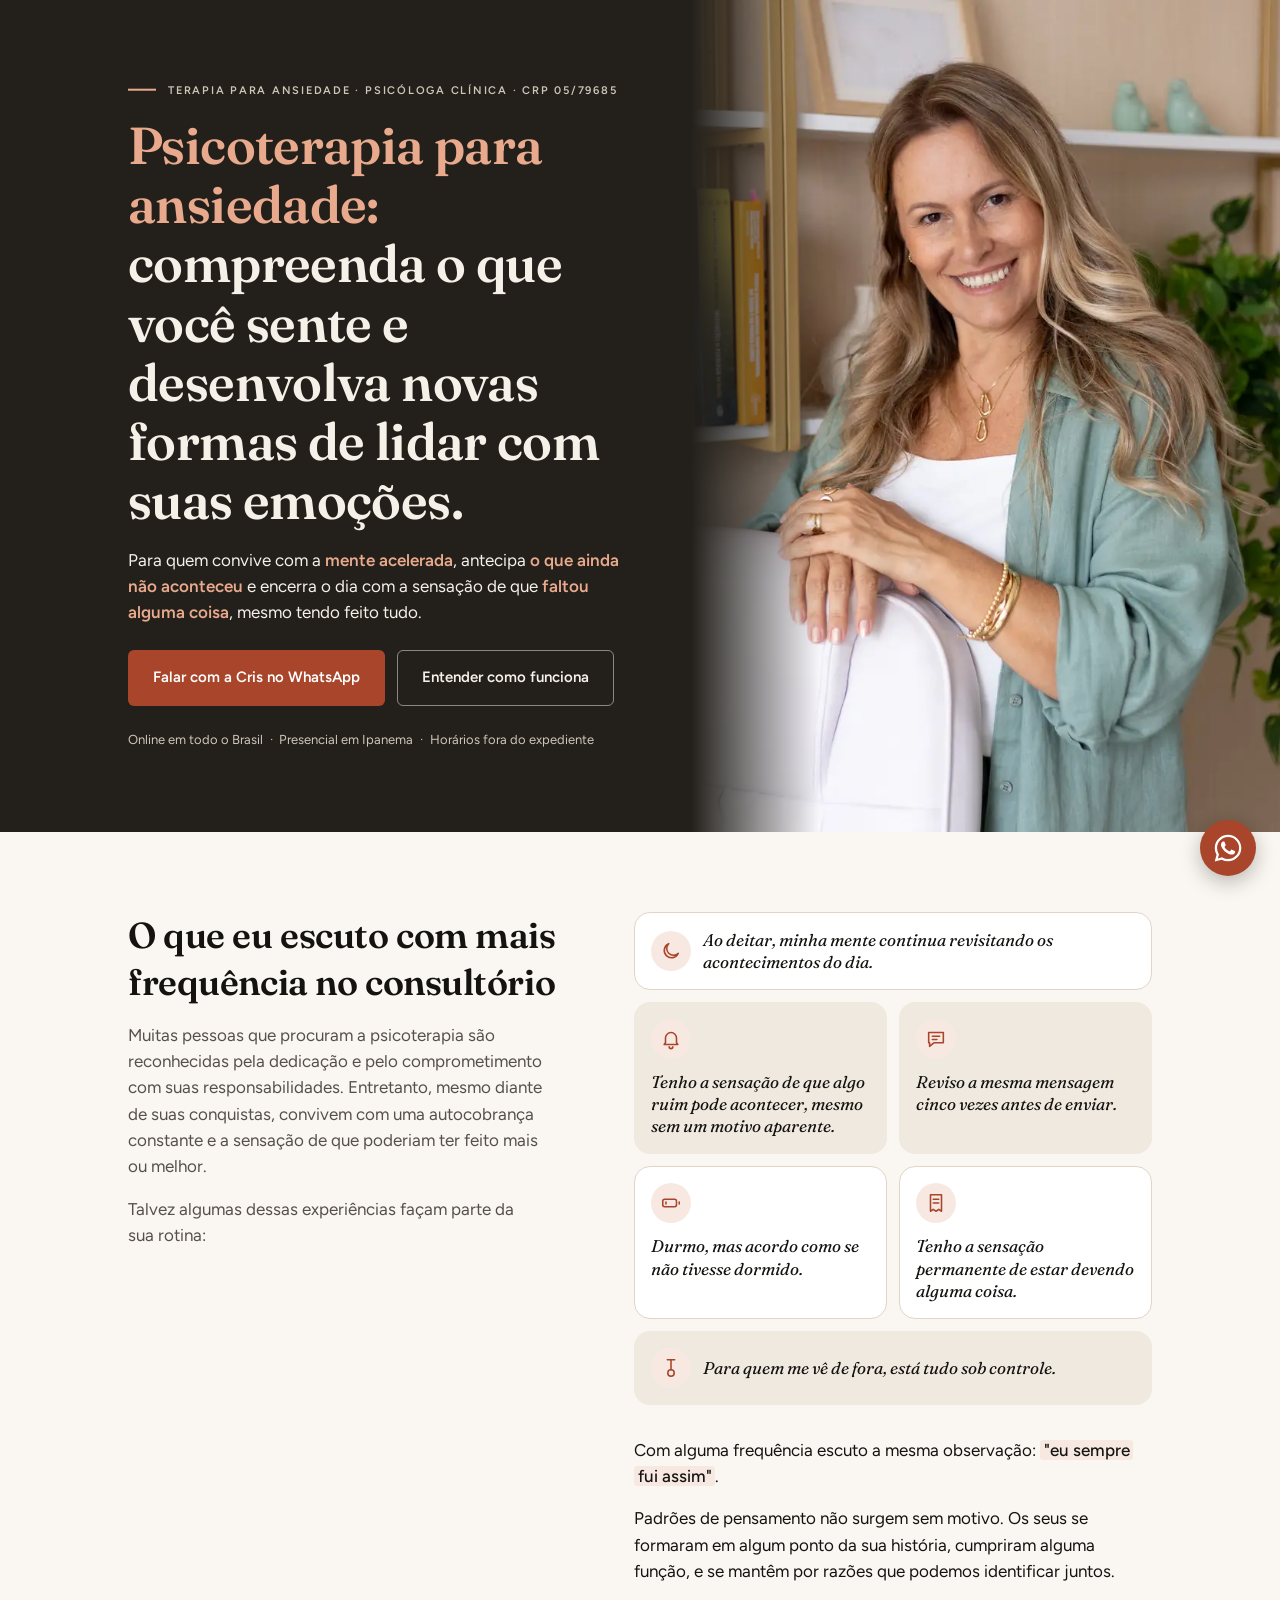
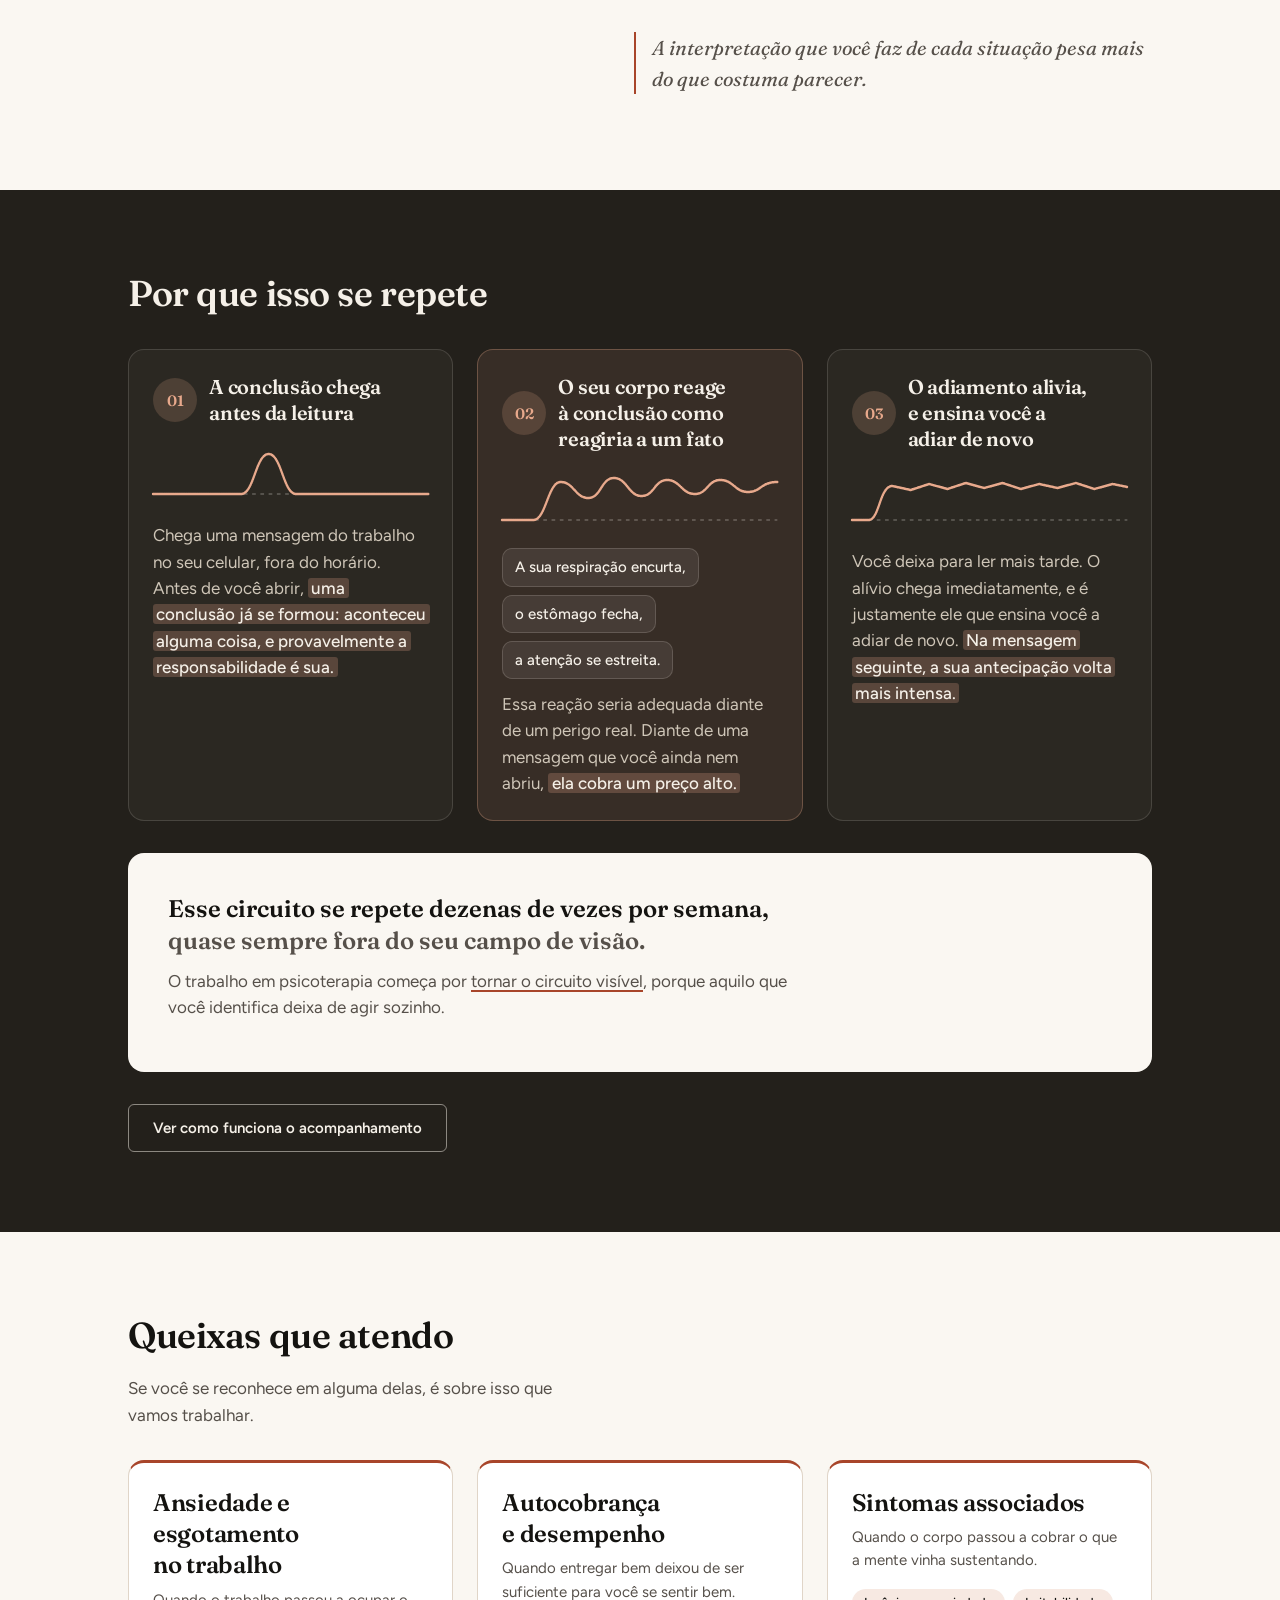
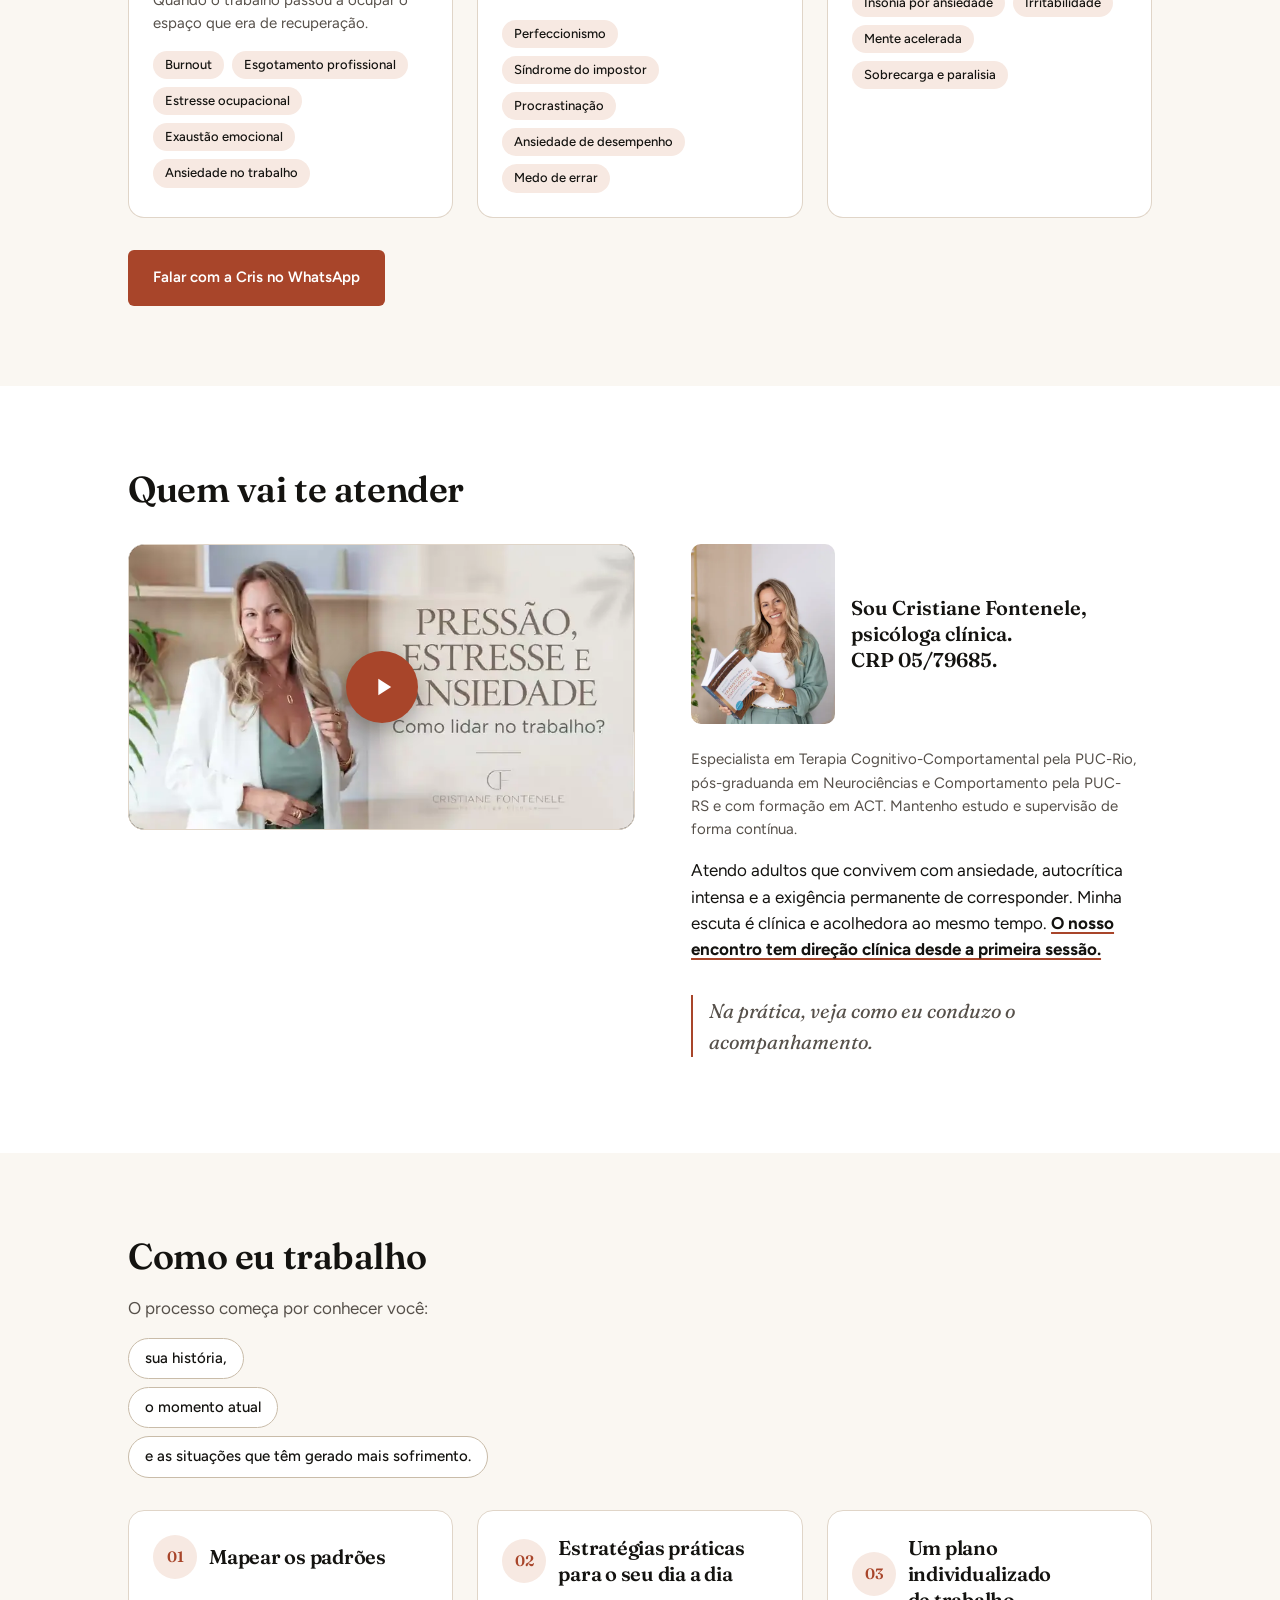
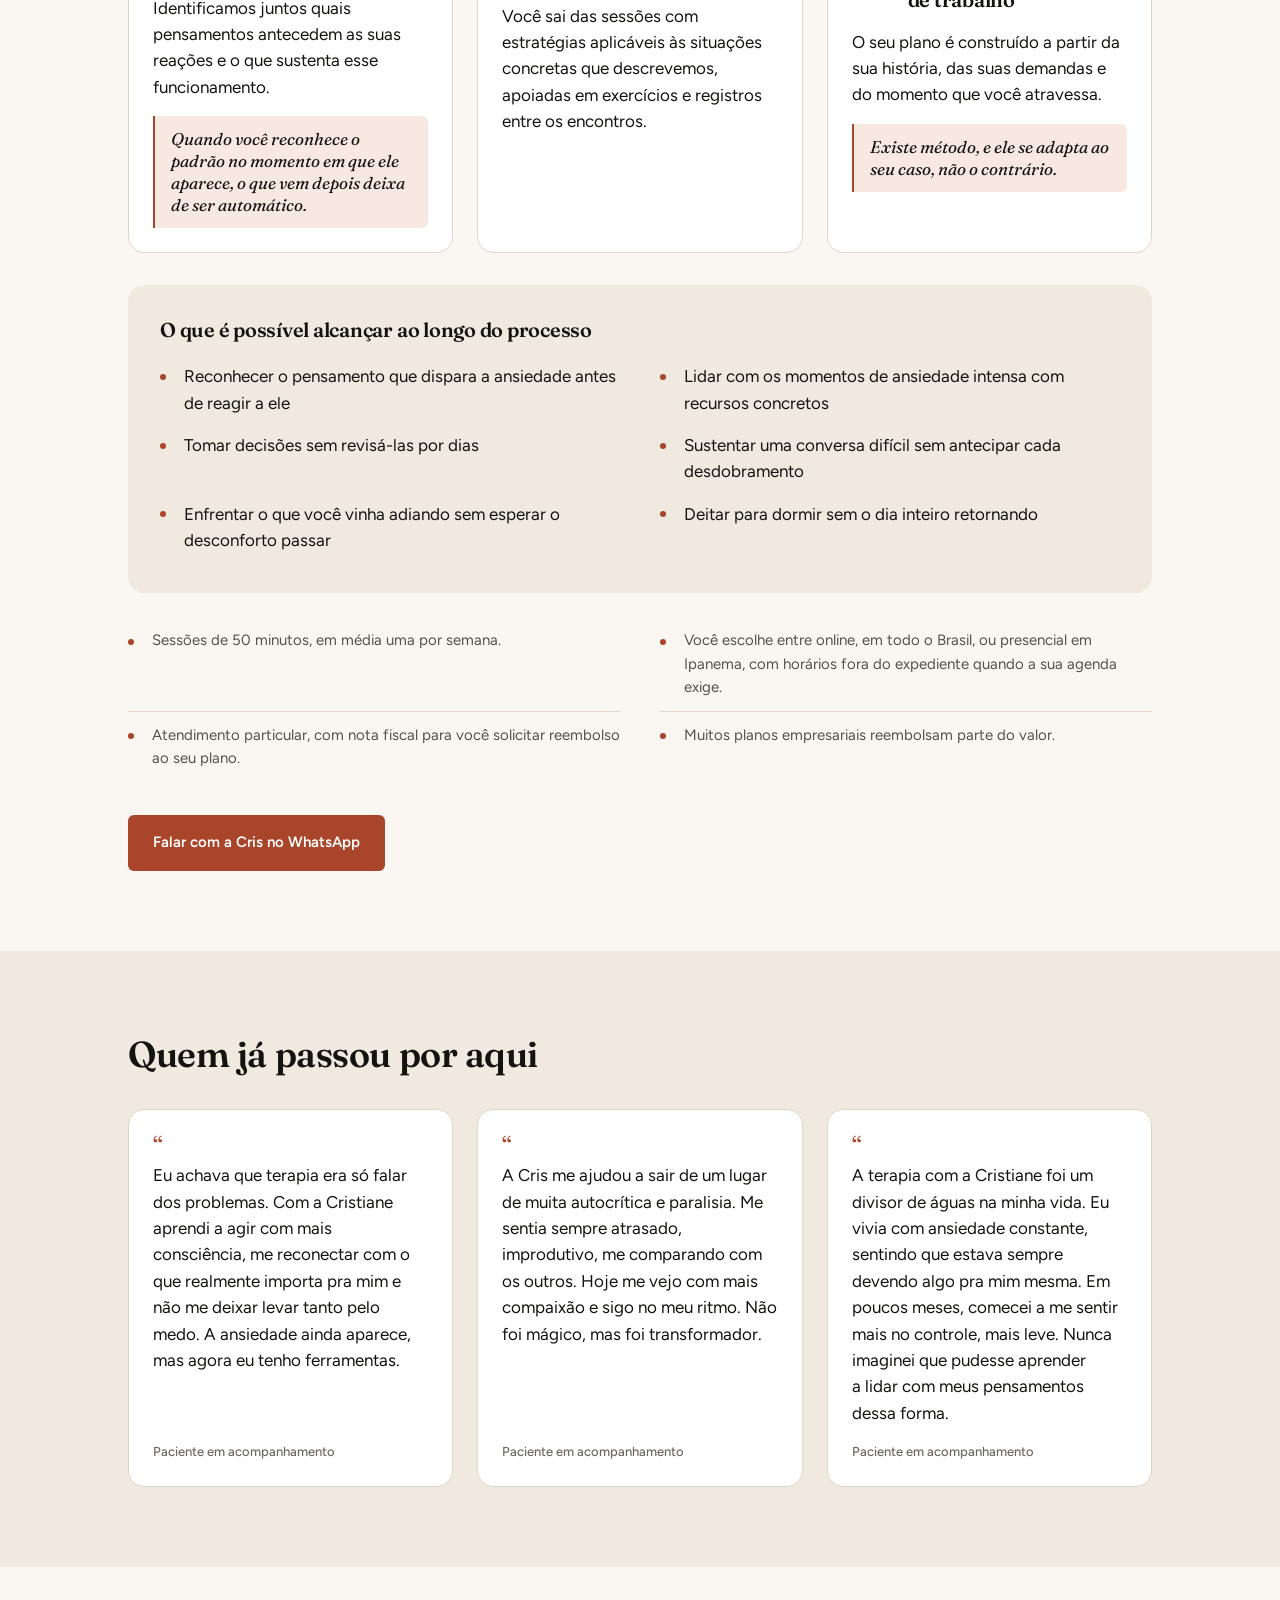
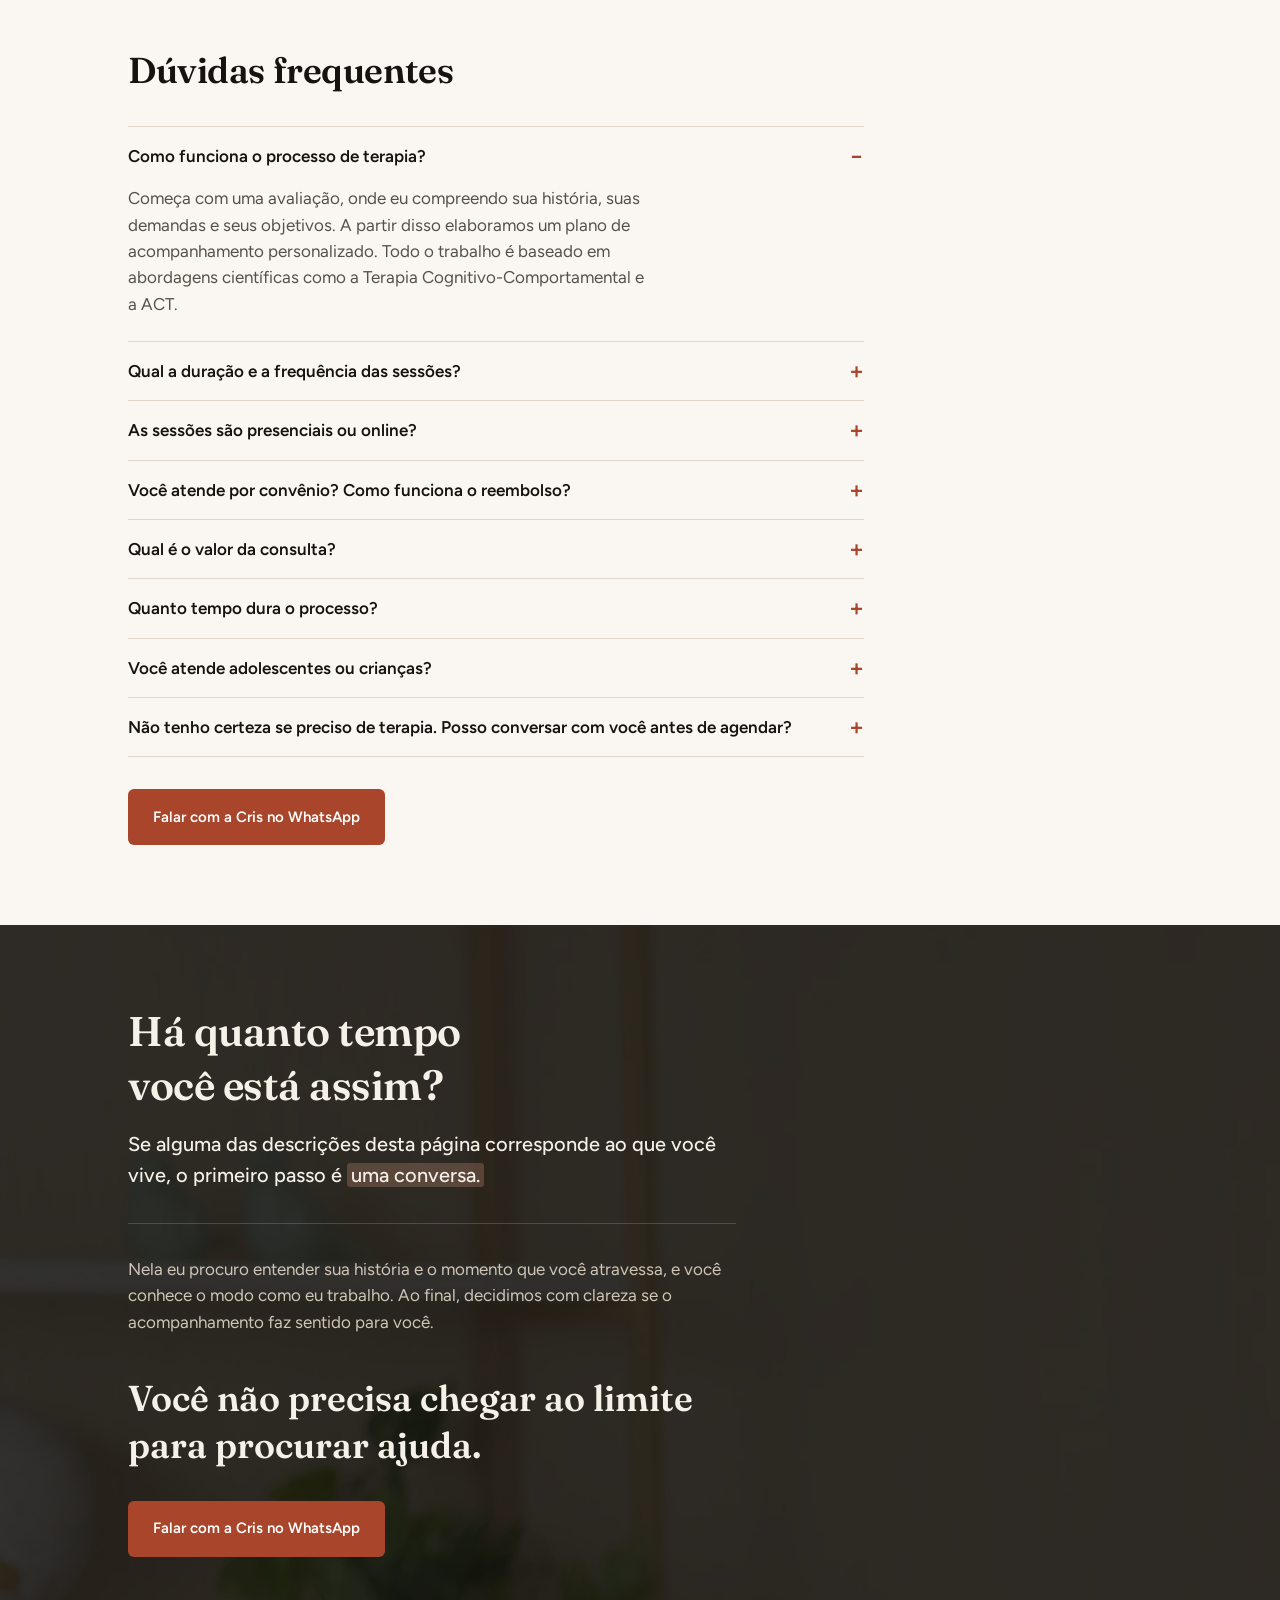
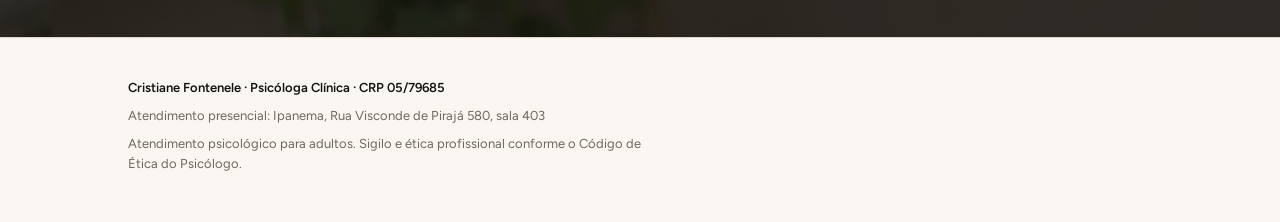
<file: index.html>
<!doctype html>
<html lang="pt-BR">
<head>
<meta charset="utf-8">
<meta name="viewport" content="width=device-width, initial-scale=1, viewport-fit=cover">
<title>Psicoterapia para Ansiedade no Rio e Online | Cristiane Fontenele</title>
<meta name="description" content="Psicóloga clínica especialista em TCC pela PUC-Rio, CRP 05/79685. Psicoterapia para ansiedade e autocobrança, presencial em Ipanema (RJ) e online em todo o Brasil.">
<meta name="theme-color" content="#23201B">
<!-- Prévia no GitHub Pages. O pacote de publicação (publicar.py) troca a linha abaixo por
     <meta name="robots" content="index, follow, max-image-preview:large, max-snippet:-1, max-video-preview:-1"> -->
<meta name="robots" content="noindex">
<link rel="canonical" href="https://terapia.crisfontenelepsi.com.br/">
<link rel="icon" href="favicon.ico" sizes="48x48">
<link rel="icon" href="assets/img/icon-192.png" type="image/png" sizes="192x192">
<link rel="apple-touch-icon" href="apple-touch-icon.png">

<meta property="og:type" content="website">
<meta property="og:locale" content="pt_BR">
<meta property="og:site_name" content="Cristiane Fontenele, Psicóloga Clínica">
<meta property="og:url" content="https://terapia.crisfontenelepsi.com.br/">
<meta property="og:title" content="Psicoterapia para Ansiedade no Rio e Online | Cristiane Fontenele">
<meta property="og:description" content="Psicóloga clínica especialista em TCC pela PUC-Rio, CRP 05/79685. Psicoterapia para ansiedade e autocobrança, presencial em Ipanema (RJ) e online em todo o Brasil.">
<meta property="og:image" content="https://terapia.crisfontenelepsi.com.br/assets/img/og.jpg">
<meta property="og:image:width" content="1200">
<meta property="og:image:height" content="630">
<meta property="og:image:alt" content="Cristiane Fontenele, psicóloga clínica, sorrindo em seu consultório">
<meta name="twitter:card" content="summary_large_image">

<link rel="preconnect" href="https://fonts.googleapis.com">
<link rel="preconnect" href="https://fonts.gstatic.com" crossorigin>
<link rel="preload" as="image" type="image/webp"
      imagesrcset="assets/img/hero-480.webp 480w, assets/img/hero-768.webp 768w, assets/img/hero-1440.webp 1440w"
      imagesizes="(min-width: 900px) 46vw, 100vw" fetchpriority="high">
<link rel="stylesheet" href="https://fonts.googleapis.com/css2?family=Fraunces:ital,opsz,wght@0,9..144,400;0,9..144,600;1,9..144,400&family=Figtree:wght@400;500;600&display=swap">
<link rel="stylesheet" href="assets/css/tokens.css">

<!-- CSS crítico: hero, botões, selos, barra fixa e bolha. Idêntico nas duas páginas. -->
<style>
.wrap{max-width:var(--maxw-page);margin-inline:auto;padding-inline:var(--gutter)}
.overline{display:flex;align-items:baseline;gap:var(--s-3);margin:0 0 var(--s-4);font-size:var(--fs-overline);font-weight:600;letter-spacing:var(--ls-overline);text-transform:uppercase;line-height:1.6}
.overline::before{content:"";flex:none;width:28px;height:2px;background:var(--c-accent);transform:translateY(-.3em)}
.btn{display:inline-flex;align-items:center;justify-content:center;gap:var(--s-2);min-height:var(--tap-min);padding:0 var(--s-5);border-radius:var(--r-sm);border:1px solid transparent;font-family:var(--f-body);font-size:var(--fs-body-sm);font-weight:600;text-align:center;text-decoration:none;cursor:pointer;transition:background-color .18s ease,transform .18s ease}
.btn--primary,.btn--on-dark{background:var(--c-accent);color:var(--c-on-accent);min-height:56px}
.btn--primary:hover,.btn--on-dark:hover{background:var(--c-accent-hover);color:var(--c-on-accent);transform:translateY(-1px)}
.btn--ghost{background:transparent;color:var(--c-ink);border-color:var(--c-line-strong)}
.btn--ghost:hover{background:var(--c-surface);color:var(--c-ink)}
.btn--ghost-on-dark{background:transparent;color:var(--c-on-dark);border-color:rgba(245,240,232,.5)}
.btn--ghost-on-dark:hover{background:rgba(245,240,232,.08);color:var(--c-on-dark)}
.btn--block,.btn--block-m{display:flex;width:100%}
@media (min-width:768px){.btn--block-m{display:inline-flex;width:auto}}
.hero{position:relative;isolation:isolate;overflow:hidden;min-height:100svh;display:flex;align-items:flex-end;background:var(--c-dark);color:var(--c-on-dark)}
.hero__media{position:absolute;inset:0 0 auto 0;height:177.78vw;z-index:-2}
.hero__media img{width:100%;height:100%;object-fit:cover;object-position:50% 0;-webkit-mask-image:linear-gradient(180deg,#000 72%,transparent);mask-image:linear-gradient(180deg,#000 72%,transparent)}
/* Mobile: o queixo fica em 31% da altura da foto; o escurecimento sobe a partir de 32% e o texto começa em 37,7% (67vw). Medidas em vw porque a foto acompanha a largura da tela.
   O escurecimento fica na própria foto, com os pontos amarrados ao rosto, para valer em qualquer aparelho. */
.hero__media::after{content:"";position:absolute;inset:0;background:linear-gradient(180deg,rgba(20,19,16,.30) 0%,rgba(20,19,16,.06) 12%,rgba(20,19,16,.08) 32%,rgba(20,19,16,.82) 37%,rgba(20,19,16,.94) 58%)}
.hero__content{width:100%;padding-top:67vw;padding-bottom:var(--s-6)}
.hero .overline{color:var(--c-on-dark-2)}
.hero .overline::before{background:var(--c-accent-dark)}
.hero h1{color:var(--c-on-dark)}
.hero__hl{color:var(--c-accent-dark)}
.hero p .hero__hl{font-weight:600}
.hero p{color:var(--c-on-dark)}
.hero__actions{display:grid;gap:var(--s-3);margin:var(--s-5) 0}
.hero :focus-visible{outline-color:var(--c-accent-dark)}
/* Telas baixas (Safari com barras, celulares menores): hero mais compacto para o botão principal caber na primeira tela */
@media (max-width:767px) and (max-height:760px){
.hero__content{padding-top:66vw}
.hero h1{font-size:1.625rem;margin-bottom:var(--s-3)}
.hero .overline{margin-bottom:var(--s-2)}
.hero p{margin-bottom:var(--s-3);font-size:.9375rem;line-height:1.5}
.hero__actions{margin:var(--s-4) 0;gap:var(--s-2)}
}
.seals{display:flex;flex-wrap:wrap;gap:var(--s-1) 0;list-style:none;padding:0;margin:0 0 0 -1.25em;clip-path:inset(0 0 0 1.25em);font-size:var(--fs-caption);color:var(--c-ink-3)}
.seals li::before{content:"\00B7";display:inline-block;width:1.25em;text-align:center;color:var(--c-line-strong)}
.hero .seals{color:var(--c-on-dark-2)}
@media (min-width:900px){
.hero{min-height:min(100vh,52rem);align-items:center}
.hero__media{inset:0 0 0 auto;width:46%;height:100%}
.hero__media img{object-position:50% 0;-webkit-mask-image:none;mask-image:none}
.hero::before{content:"";position:absolute;inset:0;z-index:-1;background:linear-gradient(90deg,var(--c-dark) 54%,rgba(35,32,27,0) 64%)}
.hero__media::after{display:none}
.hero__content{padding-block:var(--s-9)}
.hero__content>*{max-width:31rem}
.hero__actions{display:flex;flex-wrap:wrap;max-width:none}
}
.actionbar{position:fixed;inset:auto 0 0 0;z-index:40;padding:var(--s-3) var(--gutter) calc(var(--s-3) + env(safe-area-inset-bottom));padding-right:calc(var(--gutter) + 72px);background:color-mix(in srgb,var(--c-bg) 92%,transparent);-webkit-backdrop-filter:blur(8px);backdrop-filter:blur(8px);border-top:1px solid var(--c-line);box-shadow:var(--shadow-sticky)}
.actionbar[hidden]{display:none}
@media (min-width:768px){.actionbar{display:none}}
.wa-bubble{position:fixed;right:16px;bottom:calc(var(--s-3) + env(safe-area-inset-bottom));z-index:41;display:grid;place-items:center;width:56px;height:56px;border-radius:50%;background:var(--c-accent);color:var(--c-on-accent);box-shadow:0 6px 20px rgba(20,19,16,.28)}
.wa-bubble:hover{background:var(--c-accent-hover);color:var(--c-on-accent)}
@media (min-width:768px){.wa-bubble{right:var(--s-5);bottom:var(--s-5)}}
@media (max-width:767px){.js body:not(.past-hero) .wa-bubble{display:none}}
@media (max-width:767px){body{padding-bottom:calc(80px + env(safe-area-inset-bottom))}}
</style>
<link rel="preload" href="assets/css/app.css" as="style" onload="this.onload=null;this.rel='stylesheet'">
<noscript><link rel="stylesheet" href="assets/css/app.css"></noscript>
<script>if('IntersectionObserver' in window)document.documentElement.classList.add('js')</script>

<!-- Google Tag Manager: mesmo container do site institucional. Conversão do Google Ads (clique em wa.me,
     filtrado pelo hostname terapia.crisfontenelepsi.com.br) e Microsoft Clarity ficam configurados no GTM.
     Não definir window.WA_CONVERSION: o disparo de assets/js/app.js duplicaria a conversão. -->
<script>(function(w,d,s,l,i){w[l]=w[l]||[];w[l].push({'gtm.start':
new Date().getTime(),event:'gtm.js'});var f=d.getElementsByTagName(s)[0],
j=d.createElement(s),dl=l!='dataLayer'?'&l='+l:'';j.async=true;j.src=
'https://www.googletagmanager.com/gtm.js?id='+i+dl;f.parentNode.insertBefore(j,f);
})(window,document,'script','dataLayer','GTM-T72CK7ZT');</script>

<script src="assets/js/app.js" defer></script>

<!-- Dados estruturados (schema.org). As perguntas do FAQPage repetem o texto visível de partials/secao-8-duvidas.html: se ele mudar, atualizar aqui. -->
<script type="application/ld+json">
{
 "@context": "https://schema.org",
 "@graph": [
  {
   "@type": "WebPage",
   "@id": "https://terapia.crisfontenelepsi.com.br/#pagina",
   "url": "https://terapia.crisfontenelepsi.com.br/",
   "name": "Psicoterapia para Ansiedade no Rio e Online | Cristiane Fontenele",
   "description": "Psicóloga clínica especialista em TCC pela PUC-Rio, CRP 05/79685. Psicoterapia para ansiedade e autocobrança, presencial em Ipanema (RJ) e online em todo o Brasil.",
   "inLanguage": "pt-BR",
   "about": {
    "@id": "https://terapia.crisfontenelepsi.com.br/#servico"
   },
   "author": {
    "@id": "https://terapia.crisfontenelepsi.com.br/#cristiane"
   },
   "reviewedBy": {
    "@id": "https://terapia.crisfontenelepsi.com.br/#cristiane"
   },
   "primaryImageOfPage": {
    "@type": "ImageObject",
    "url": "https://terapia.crisfontenelepsi.com.br/assets/img/og.jpg",
    "width": 1200,
    "height": 630
   },
   "dateModified": "2026-10-20"
  },
  {
   "@type": "Person",
   "@id": "https://terapia.crisfontenelepsi.com.br/#cristiane",
   "name": "Cristiane Fontenele",
   "alternateName": "Cris Fontenele",
   "jobTitle": "Psicóloga Clínica",
  "sameAs": [
   "https://www.instagram.com/crisfontenele.psi/"
  ],
   "image": "https://terapia.crisfontenelepsi.com.br/assets/img/retrato-768.jpg",
   "url": "https://terapia.crisfontenelepsi.com.br/",
   "telephone": "+55-21-97204-5625",
   "worksFor": {
    "@id": "https://terapia.crisfontenelepsi.com.br/#consultorio"
   },
   "alumniOf": {
    "@type": "CollegeOrUniversity",
    "name": "Pontifícia Universidade Católica do Rio de Janeiro (PUC-Rio)"
   },
   "hasCredential": [
    {
     "@type": "EducationalOccupationalCredential",
     "credentialCategory": "Registro profissional",
     "name": "CRP 05/79685",
     "recognizedBy": {
      "@type": "Organization",
      "name": "Conselho Regional de Psicologia do Rio de Janeiro (CRP-05)"
     }
    },
    {
     "@type": "EducationalOccupationalCredential",
     "credentialCategory": "Especialização",
     "name": "Especialização em Terapia Cognitivo-Comportamental",
     "recognizedBy": {
      "@type": "CollegeOrUniversity",
      "name": "Pontifícia Universidade Católica do Rio de Janeiro (PUC-Rio)"
     }
    }
   ],
   "knowsAbout": [
    "Ansiedade",
    "Autocobrança",
    "Perfeccionismo",
    "Burnout",
    "Terapia Cognitivo-Comportamental (TCC)",
    "Terapia de Aceitação e Compromisso (ACT)"
   ],
   "knowsLanguage": "pt-BR"
  },
  {
   "@type": "MedicalBusiness",
   "@id": "https://terapia.crisfontenelepsi.com.br/#consultorio",
   "name": "Cristiane Fontenele, Psicóloga Clínica",
  "sameAs": [
   "https://www.instagram.com/crisfontenele.psi/"
  ],
   "url": "https://terapia.crisfontenelepsi.com.br/",
   "image": "https://terapia.crisfontenelepsi.com.br/assets/img/og.jpg",
   "logo": "https://terapia.crisfontenelepsi.com.br/assets/img/icon-192.png",
   "telephone": "+55-21-97204-5625",
   "founder": {
    "@id": "https://terapia.crisfontenelepsi.com.br/#cristiane"
   },
   "employee": {
    "@id": "https://terapia.crisfontenelepsi.com.br/#cristiane"
   },
   "address": {
    "@type": "PostalAddress",
    "streetAddress": "Rua Visconde de Pirajá, 580, sala 403, Ipanema",
    "addressLocality": "Rio de Janeiro",
    "addressRegion": "RJ",
    "addressCountry": "BR"
   },
   "areaServed": [
    {
     "@type": "City",
     "name": "Rio de Janeiro"
    },
    {
     "@type": "Country",
     "name": "Brasil"
    }
   ],
   "contactPoint": {
    "@type": "ContactPoint",
    "contactType": "agendamento",
    "telephone": "+55-21-97204-5625",
    "url": "https://wa.me/5521972045625",
    "availableLanguage": "pt-BR"
   }
  },
  {
   "@type": "Service",
   "@id": "https://terapia.crisfontenelepsi.com.br/#servico",
   "name": "Psicoterapia para ansiedade",
   "serviceType": "Psicoterapia",
   "description": "Psicoterapia individual para adultos que convivem com ansiedade, autocrítica intensa e autocobrança, baseada em Terapia Cognitivo-Comportamental e ACT. Sessões de 50 minutos, em média uma por semana.",
   "provider": {
    "@id": "https://terapia.crisfontenelepsi.com.br/#cristiane"
   },
   "areaServed": [
    {
     "@type": "City",
     "name": "Rio de Janeiro"
    },
    {
     "@type": "Country",
     "name": "Brasil"
    }
   ],
   "audience": {
    "@type": "PeopleAudience",
    "suggestedMinAge": 18
   },
   "availableChannel": [
    {
     "@type": "ServiceChannel",
     "name": "Presencial em Ipanema",
     "serviceLocation": {
      "@id": "https://terapia.crisfontenelepsi.com.br/#consultorio"
     }
    },
    {
     "@type": "ServiceChannel",
     "name": "Online por videochamada, em todo o Brasil",
     "serviceUrl": "https://wa.me/5521972045625"
    }
   ]
  },
  {
   "@type": "VideoObject",
   "@id": "https://terapia.crisfontenelepsi.com.br/#video",
   "name": "Ansiedade no trabalho",
   "description": "Cristiane Fontenele, psicóloga clínica, fala sobre ansiedade no trabalho e sobre como conduz o acompanhamento.",
   "thumbnailUrl": "https://terapia.crisfontenelepsi.com.br/assets/img/vsl-poster-1440.jpg",
   "uploadDate": "2026-09-09T16:31:32-07:00",
   "duration": "PT4M9S",
   "embedUrl": "https://www.youtube.com/embed/X-GcQeUbwEw",
   "url": "https://www.youtube.com/watch?v=X-GcQeUbwEw",
   "inLanguage": "pt-BR",
   "author": {
    "@id": "https://terapia.crisfontenelepsi.com.br/#cristiane"
   }
  },
  {
   "@type": "FAQPage",
   "@id": "https://terapia.crisfontenelepsi.com.br/#duvidas",
   "isPartOf": {
    "@id": "https://terapia.crisfontenelepsi.com.br/#pagina"
   },
   "inLanguage": "pt-BR",
   "mainEntity": [
    {
     "@type": "Question",
     "name": "Como funciona o processo de terapia?",
     "acceptedAnswer": {
      "@type": "Answer",
      "text": "Começa com uma avaliação, onde eu compreendo sua história, suas demandas e seus objetivos. A partir disso elaboramos um plano de acompanhamento personalizado. Todo o trabalho é baseado em abordagens científicas como a Terapia Cognitivo-Comportamental e a ACT."
     }
    },
    {
     "@type": "Question",
     "name": "Qual a duração e a frequência das sessões?",
     "acceptedAnswer": {
      "@type": "Answer",
      "text": "As sessões duram em média 50 minutos e costumam acontecer uma vez por semana, sempre ajustadas ao momento que você está vivendo."
     }
    },
    {
     "@type": "Question",
     "name": "As sessões são presenciais ou online?",
     "acceptedAnswer": {
      "@type": "Answer",
      "text": "Atendo presencialmente no Rio de Janeiro, em Ipanema, e também online por videochamada. A escolha é flexível, de acordo com a sua rotina."
     }
    },
    {
     "@type": "Question",
     "name": "Você atende por convênio? Como funciona o reembolso?",
     "acceptedAnswer": {
      "@type": "Answer",
      "text": "O atendimento é particular, o que permite conduzir o processo sem limite de sessões imposto por operadora. Emito nota fiscal para você solicitar reembolso ao seu plano. Muitos planos empresariais reembolsam parte do valor."
     }
    },
    {
     "@type": "Question",
     "name": "Qual é o valor da consulta?",
     "acceptedAnswer": {
      "@type": "Answer",
      "text": "Para saber valores, formas de pagamento e horários disponíveis, fale comigo no WhatsApp."
     }
    },
    {
     "@type": "Question",
     "name": "Quanto tempo dura o processo?",
     "acceptedAnswer": {
      "@type": "Answer",
      "text": "Depende de cada pessoa e do momento que você está vivendo. Na conversa inicial alinhamos objetivos e o que esperar do acompanhamento, sem prazos prometidos, porque cada percurso é único."
     }
    },
    {
     "@type": "Question",
     "name": "Você atende adolescentes ou crianças?",
     "acceptedAnswer": {
      "@type": "Answer",
      "text": "Não. Minha prática é focada exclusivamente em adultos e jovens adultos a partir de 18 anos."
     }
    },
    {
     "@type": "Question",
     "name": "Não tenho certeza se preciso de terapia. Posso conversar com você antes de agendar?",
     "acceptedAnswer": {
      "@type": "Answer",
      "text": "Sim. Ofereço uma conversa inicial de acolhimento e orientação, sem compromisso, para que você entenda melhor o processo e tire suas dúvidas antes de começar."
     }
    }
   ]
  }
 ]
}
</script>
</head>
<body>
<noscript><iframe src="https://www.googletagmanager.com/ns.html?id=GTM-T72CK7ZT" height="0" width="0" style="display:none;visibility:hidden" title="Google Tag Manager"></iframe></noscript>

<main>

<!-- 1. Hero -->
<header class="hero">
  <div class="hero__media">
    <picture>
      <source type="image/webp"
              srcset="assets/img/hero-480.webp 480w, assets/img/hero-768.webp 768w, assets/img/hero-1440.webp 1440w"
              sizes="(min-width: 900px) 46vw, 100vw">
      <img src="assets/img/hero-768.jpg"
           srcset="assets/img/hero-480.jpg 480w, assets/img/hero-768.jpg 768w, assets/img/hero-1440.jpg 1440w"
           sizes="(min-width: 900px) 46vw, 100vw" width="1440" height="2560"
           alt="Cristiane Fontenele, psicóloga clínica, sorrindo em seu consultório" fetchpriority="high">
    </picture>
  </div>
  <div class="wrap hero__content">
    <p class="overline">TERAPIA PARA ANSIEDADE · PSICÓLOGA CLÍNICA · CRP 05/79685</p>
    <h1><span class="hero__hl">Psicoterapia para ansiedade:</span> compreenda o que você sente e desenvolva novas formas de lidar com suas emoções.</h1>
    <p>Para quem convive com a <span class="hero__hl">mente acelerada</span>, antecipa <span class="hero__hl">o que ainda não aconteceu</span> e encerra o dia com a sensação de que <span class="hero__hl">faltou alguma coisa</span>, mesmo tendo feito tudo.</p>
    <div class="hero__actions">
      <a class="btn btn--primary btn--block-m" href="https://wa.me/5521972045625?text=Ol%C3%A1%2C%20vim%20pelo%20site%20e%20queria%20mais%20informa%C3%A7%C3%B5es.">Falar com a Cris no WhatsApp</a>
      <a class="btn btn--ghost-on-dark btn--block-m" href="#como-funciona">Entender como funciona</a>
    </div>
    <ul class="seals">
      <li>Online em todo o Brasil</li>
      <li>Presencial em Ipanema</li>
      <li>Horários fora do expediente</li>
    </ul>
  </div>
</header>

<!-- 2. O espelho -->
<section class="section" aria-labelledby="espelho-titulo">
  <div class="wrap mirror">
    <div class="section__head reveal">
      <h2 id="espelho-titulo">O que eu escuto com mais frequência no consultório</h2>
      <p>Muitas pessoas que procuram a psicoterapia são reconhecidas pela dedicação e pelo comprometimento com suas responsabilidades. Entretanto, mesmo diante de suas conquistas, convivem com uma autocobrança constante e a sensação de que poderiam ter feito mais ou melhor.</p>
      <p>Talvez algumas dessas experiências façam parte da sua rotina:</p>
    </div>
    <div class="mosaic">
      <blockquote class="mosaic-card reveal mosaic-card--wide"><span class="mosaic-card__ic"><svg viewBox="0 0 24 24" width="22" height="22" aria-hidden="true" fill="none" stroke="currentColor" stroke-width="1.7" stroke-linecap="round" stroke-linejoin="round"><path d="M20 14.5A8 8 0 1 1 9.5 4a6.5 6.5 0 0 0 10.5 10.5z"/></svg></span><p>Ao deitar, minha mente continua revisitando os acontecimentos do dia.</p></blockquote>
      <blockquote class="mosaic-card reveal"><span class="mosaic-card__ic"><svg viewBox="0 0 24 24" width="22" height="22" aria-hidden="true" fill="none" stroke="currentColor" stroke-width="1.7" stroke-linecap="round" stroke-linejoin="round"><path d="M6 16v-5a6 6 0 1 1 12 0v5l1.5 2h-15z"/><path d="M10 20.5a2 2 0 0 0 4 0"/></svg></span><p>Tenho a sensação de que algo ruim pode acontecer, mesmo sem um motivo aparente.</p></blockquote>
      <blockquote class="mosaic-card reveal" style="--d:110ms"><span class="mosaic-card__ic"><svg viewBox="0 0 24 24" width="22" height="22" aria-hidden="true" fill="none" stroke="currentColor" stroke-width="1.7" stroke-linecap="round" stroke-linejoin="round"><path d="M4 5h16v11H10l-5 4v-4H4z"/><path d="M8 9h8M8 12.5h5"/></svg></span><p>Reviso a mesma mensagem cinco vezes antes de enviar.</p></blockquote>
      <blockquote class="mosaic-card reveal"><span class="mosaic-card__ic"><svg viewBox="0 0 24 24" width="22" height="22" aria-hidden="true" fill="none" stroke="currentColor" stroke-width="1.7" stroke-linecap="round" stroke-linejoin="round"><rect x="3" y="8" width="15" height="8" rx="2"/><path d="M21 11v2M6.5 11v2"/></svg></span><p>Durmo, mas acordo como se não tivesse dormido.</p></blockquote>
      <blockquote class="mosaic-card reveal" style="--d:110ms"><span class="mosaic-card__ic"><svg viewBox="0 0 24 24" width="22" height="22" aria-hidden="true" fill="none" stroke="currentColor" stroke-width="1.7" stroke-linecap="round" stroke-linejoin="round"><path d="M6 3h12v18l-3-2-3 2-3-2-3 2z"/><path d="M9 8h6M9 12h6"/></svg></span><p>Tenho a sensação permanente de estar devendo alguma coisa.</p></blockquote>
      <blockquote class="mosaic-card reveal mosaic-card--wide"><span class="mosaic-card__ic"><svg viewBox="0 0 24 24" width="22" height="22" aria-hidden="true" fill="none" stroke="currentColor" stroke-width="1.7" stroke-linecap="round" stroke-linejoin="round"><path d="M8 3h8M12 3v11"/><circle cx="12" cy="17.5" r="3.5"/></svg></span><p>Para quem me vê de fora, está tudo sob controle.</p></blockquote>
    </div>
    <div class="mirror__close reveal">
      <p>Com alguma frequência escuto a mesma observação: <mark>"eu sempre fui assim"</mark>.</p>
      <p>Padrões de pensamento não surgem sem motivo. Os seus se formaram em algum ponto da sua história, cumpriram alguma função, e se mantêm por razões que podemos identificar juntos.</p>
    </div>
    <p class="bridge reveal">A interpretação que você faz de cada situação pesa mais do que costuma parecer.</p>
  </div>
</section>

<!-- 3. Por que isso se repete -->
<section class="section section--band band-dark" aria-labelledby="porque-titulo">
  <div class="wrap">
    <div class="section__head reveal">
      <h2 id="porque-titulo">Por que isso se repete</h2>
    </div>
    <ol class="why-cards">
      <li class="why-card why-card--1 reveal" style="--i:0">
        <div class="why-card__head">
          <span class="step__n" aria-hidden="true">01</span>
          <h3>A conclusão chega antes da leitura</h3>
        </div>
        <svg class="pulse" viewBox="0 0 300 64" preserveAspectRatio="none" aria-hidden="true" focusable="false"><path class="pulse__base" d="M0 52H300"/><path class="pulse__line" d="M0 52H96C110 52 112 12 126 12S142 52 156 52H300"/></svg>
        <p>Chega uma mensagem do trabalho no seu celular, fora do horário. Antes de você abrir, <mark>uma conclusão já se formou: aconteceu alguma coisa, e provavelmente a responsabilidade é sua.</mark></p>
      </li>
      <li class="why-card why-card--2 reveal" style="--i:1">
        <div class="why-card__head">
          <span class="step__n" aria-hidden="true">02</span>
          <h3>O seu corpo reage à conclusão como reagiria a um fato</h3>
        </div>
        <svg class="pulse" viewBox="0 0 300 64" preserveAspectRatio="none" aria-hidden="true" focusable="false"><path class="pulse__base" d="M0 52H300"/><path class="pulse__line" d="M0 52H34C48 52 50 14 64 14S80 30 94 30 108 10 122 10 138 28 152 28 166 12 180 12 196 26 210 26 224 12 238 12 254 24 268 24 282 14 300 14"/></svg>
        <ul class="chips"><li>A sua respiração encurta,</li><li>o estômago fecha,</li><li>a atenção se estreita.</li></ul>
        <p>Essa reação seria adequada diante de um perigo real. Diante de uma mensagem que você ainda nem abriu, <mark>ela cobra um preço alto.</mark></p>
      </li>
      <li class="why-card why-card--3 reveal" style="--i:2">
        <div class="why-card__head">
          <span class="step__n" aria-hidden="true">03</span>
          <h3>O adiamento alivia, e ensina você a adiar de novo</h3>
        </div>
        <svg class="pulse" viewBox="0 0 300 64" preserveAspectRatio="none" aria-hidden="true" focusable="false"><path class="pulse__base" d="M0 52H300"/><path class="pulse__line" d="M0 52H18C30 52 30 18 44 18L64 22 84 16 104 21 124 15 144 20 164 15 184 21 204 16 224 20 244 15 264 21 284 16 300 19"/></svg>
        <p>Você deixa para ler mais tarde. O alívio chega imediatamente, e é justamente ele que ensina você a adiar de novo. <mark>Na mensagem seguinte, a sua antecipação volta mais intensa.</mark></p>
      </li>
    </ol>
    <div class="insight reveal">
      <p class="insight__big">Esse circuito se repete dezenas de vezes por semana, <span>quase sempre fora do seu campo de visão.</span></p>
      <p>O trabalho em psicoterapia começa por <span class="u">tornar o circuito visível</span>, porque aquilo que você identifica deixa de agir sozinho.</p>
    </div>
    <div class="cta">
      <a class="btn btn--ghost-on-dark btn--block-m" href="#como-funciona">Ver como funciona o acompanhamento</a>
    </div>
  </div>
</section>

<!-- 4. Queixas que atendo (compartilhada) -->
<!-- partial:secao-4-queixas -->
<section class="section" aria-labelledby="queixas-titulo">
  <div class="wrap">
    <div class="section__head reveal">
      <h2 id="queixas-titulo">Queixas que atendo</h2>
      <p>Se você se reconhece em alguma delas, é sobre isso que vamos trabalhar.</p>
    </div>
    <div class="topic-grid">
      <article class="topic-card reveal" style="--i:0">
        <h3>Ansiedade e esgotamento no trabalho</h3>
        <p class="topic-card__lead">Quando o trabalho passou a ocupar o espaço que era de recuperação.</p>
        <ul class="tags">
          <li>Burnout</li><li>Esgotamento profissional</li><li>Estresse ocupacional</li>
          <li>Exaustão emocional</li><li>Ansiedade no trabalho</li>
        </ul>
      </article>
      <article class="topic-card reveal" style="--i:1">
        <h3>Autocobrança e desempenho</h3>
        <p class="topic-card__lead">Quando entregar bem deixou de ser suficiente para você se sentir bem.</p>
        <ul class="tags">
          <li>Perfeccionismo</li><li>Síndrome do impostor</li><li>Procrastinação</li>
          <li>Ansiedade de desempenho</li><li>Medo de errar</li>
        </ul>
      </article>
      <article class="topic-card reveal" style="--i:2">
        <h3>Sintomas associados</h3>
        <p class="topic-card__lead">Quando o corpo passou a cobrar o que a mente vinha sustentando.</p>
        <ul class="tags">
          <li>Insônia por ansiedade</li><li>Irritabilidade</li><li>Mente acelerada</li>
          <li>Sobrecarga e paralisia</li>
        </ul>
      </article>
    </div>
    <div class="cta">
      <a class="btn btn--primary btn--block-m" href="https://wa.me/5521972045625?text=Ol%C3%A1%2C%20vim%20pelo%20site%20e%20queria%20mais%20informa%C3%A7%C3%B5es.">Falar com a Cris no WhatsApp</a>
    </div>
  </div>
</section>
<!-- /partial:secao-4-queixas -->

<!-- 5. Quem vai te atender -->
<section class="section section--band section--surface" aria-labelledby="quem-titulo">
  <div class="wrap">
    <div class="section__head reveal">
      <h2 id="quem-titulo">Quem vai te atender</h2>
    </div>
    <div class="about">
      <div class="reveal">
        <div class="video" data-yt="X-GcQeUbwEw">
          <picture>
            <source type="image/webp"
                    srcset="assets/img/vsl-poster-480.webp 480w, assets/img/vsl-poster-768.webp 768w, assets/img/vsl-poster-1440.webp 1280w"
                    sizes="(min-width: 900px) 38rem, 100vw">
            <img src="assets/img/vsl-poster-768.jpg"
                 srcset="assets/img/vsl-poster-480.jpg 480w, assets/img/vsl-poster-768.jpg 768w, assets/img/vsl-poster-1440.jpg 1280w"
                 sizes="(min-width: 900px) 38rem, 100vw" width="1280" height="720"
                 alt="Cristiane Fontenele falando sobre o acompanhamento" loading="lazy" decoding="async">
          </picture>
          <button type="button" class="video__play" aria-label="Reproduzir o vídeo">
            <svg viewBox="0 0 24 24" aria-hidden="true" width="28" height="28">
              <path d="M8 5v14l11-7z" fill="currentColor"></path>
            </svg>
          </button>
        </div>
      </div>
      <div class="reveal">
        <div class="bio__id">
          <picture>
            <source type="image/webp" srcset="assets/img/retrato-480.webp 480w, assets/img/retrato-768.webp 768w" sizes="(min-width: 900px) 9rem, 6.5rem">
            <img src="assets/img/retrato-480.jpg" srcset="assets/img/retrato-480.jpg 480w, assets/img/retrato-768.jpg 768w"
                 sizes="(min-width: 900px) 9rem, 6.5rem" width="480" height="600"
                 alt="Cristiane Fontenele segurando um manual clínico de transtornos psicológicos" loading="lazy" decoding="async">
          </picture>
          <p>Sou Cristiane Fontenele, psicóloga clínica. CRP 05/79685.</p>
        </div>
        <p class="bio__cred">Especialista em Terapia Cognitivo-Comportamental pela PUC-Rio, pós-graduanda em Neurociências e Comportamento pela PUC-RS e com formação em ACT. Mantenho estudo e supervisão de forma contínua.</p>
        <p>Atendo adultos que convivem com ansiedade, autocrítica intensa e a exigência permanente de corresponder. Minha escuta é clínica e acolhedora ao mesmo tempo. <strong class="u">O nosso encontro tem direção clínica desde a primeira sessão.</strong></p>
        <p class="bridge">Na prática, veja como eu conduzo o acompanhamento.</p>
      </div>
    </div>
  </div>
</section>

<!-- 6. Como funciona o acompanhamento -->
<section class="section" id="como-funciona" aria-labelledby="como-titulo">
  <div class="wrap">
    <div class="section__head reveal">
      <h2 id="como-titulo">Como eu trabalho</h2>
      <p>O processo começa por conhecer você:</p>
      <ul class="eval">
        <li>sua história,</li>
        <li>o momento atual</li>
        <li>e as situações que têm gerado mais sofrimento.</li>
      </ul>
    </div>
    <ol class="how-cards rail" aria-label="Três passos do acompanhamento">
      <li class="how-card reveal" style="--i:0">
        <div class="how-card__head">
          <span class="step__n" aria-hidden="true">01</span>
          <h3>Mapear os padrões</h3>
        </div>
        <p>Identificamos juntos quais pensamentos antecedem as suas reações e o que sustenta esse funcionamento.</p>
        <p class="how-card__example">Quando você reconhece o padrão no momento em que ele aparece, o que vem depois deixa de ser automático.</p>
      </li>
      <li class="how-card reveal" style="--i:1">
        <div class="how-card__head">
          <span class="step__n" aria-hidden="true">02</span>
          <h3>Estratégias práticas para o seu dia a dia</h3>
        </div>
        <p>Você sai das sessões com estratégias aplicáveis às situações concretas que descrevemos, apoiadas em exercícios e registros entre os encontros.</p>
      </li>
      <li class="how-card reveal" style="--i:2">
        <div class="how-card__head">
          <span class="step__n" aria-hidden="true">03</span>
          <h3>Um plano individualizado de trabalho</h3>
        </div>
        <p>O seu plano é construído a partir da sua história, das suas demandas e do momento que você atravessa.</p>
        <p class="how-card__example">Existe método, e ele se adapta ao seu caso, não o contrário.</p>
      </li>
    </ol>
    <div class="dots" aria-hidden="true"><span aria-current="true"></span><span></span><span></span></div>
    <div class="gains reveal">
      <h3>O que é possível alcançar ao longo do processo</h3>
      <ul>
        <li>Reconhecer o pensamento que dispara a ansiedade antes de reagir a ele</li>
        <li>Lidar com os momentos de ansiedade intensa com recursos concretos</li>
        <li>Tomar decisões sem revisá-las por dias</li>
        <li>Sustentar uma conversa difícil sem antecipar cada desdobramento</li>
        <li>Enfrentar o que você vinha adiando sem esperar o desconforto passar</li>
        <li>Deitar para dormir sem o dia inteiro retornando</li>
      </ul>
    </div>
<!-- partial:secao-6-logistica -->
<ul class="facts reveal">
  <li>Sessões de 50 minutos, em média uma por semana.</li>
  <li>Você escolhe entre online, em todo o Brasil, ou presencial em Ipanema, com horários fora do expediente quando a sua agenda exige.</li>
  <li>Atendimento particular, com nota fiscal para você solicitar reembolso ao seu plano.</li>
  <li>Muitos planos empresariais reembolsam parte do valor.</li>
</ul>
<!-- /partial:secao-6-logistica -->
    <div class="cta">
      <a class="btn btn--primary btn--block-m" href="https://wa.me/5521972045625?text=Ol%C3%A1%2C%20vim%20pelo%20site%20e%20queria%20mais%20informa%C3%A7%C3%B5es.">Falar com a Cris no WhatsApp</a>
    </div>
  </div>
</section>

<!-- 7. Depoimentos (compartilhada) -->
<!-- partial:secao-7-depoimentos -->
<section class="section section--band section--alt" aria-labelledby="depoimentos-titulo">
  <div class="wrap">
    <div class="section__head reveal">
      <h2 id="depoimentos-titulo">Quem já passou por aqui</h2>
    </div>
    <ul class="testimonials rail" aria-label="Depoimentos de pacientes">
      <li>
        <figure class="testimonial">
          <blockquote><p>Eu achava que terapia era só falar dos problemas. Com a Cristiane aprendi a agir com mais consciência, me reconectar com o que realmente importa pra mim e não me deixar levar tanto pelo medo. A ansiedade ainda aparece, mas agora eu tenho ferramentas.</p></blockquote>
          <figcaption>Paciente em acompanhamento</figcaption>
        </figure>
      </li>
      <li>
        <figure class="testimonial">
          <blockquote><p>A Cris me ajudou a sair de um lugar de muita autocrítica e paralisia. Me sentia sempre atrasado, improdutivo, me comparando com os outros. Hoje me vejo com mais compaixão e sigo no meu ritmo. Não foi mágico, mas foi transformador.</p></blockquote>
          <figcaption>Paciente em acompanhamento</figcaption>
        </figure>
      </li>
      <li>
        <figure class="testimonial">
          <blockquote><p>A terapia com a Cristiane foi um divisor de águas na minha vida. Eu vivia com ansiedade constante, sentindo que estava sempre devendo algo pra mim mesma. Em poucos meses, comecei a me sentir mais no controle, mais leve. Nunca imaginei que pudesse aprender a lidar com meus pensamentos dessa forma.</p></blockquote>
          <figcaption>Paciente em acompanhamento</figcaption>
        </figure>
      </li>
    </ul>
    <div class="dots" aria-hidden="true"><span aria-current="true"></span><span></span><span></span></div>
  </div>
</section>
<!-- /partial:secao-7-depoimentos -->

<!-- 8. Dúvidas (compartilhada) -->
<!-- partial:secao-8-duvidas -->
<section class="section" aria-labelledby="duvidas-titulo">
  <div class="wrap">
    <div class="section__head reveal">
      <h2 id="duvidas-titulo">Dúvidas frequentes</h2>
    </div>
    <div class="faq reveal">
      <details open>
        <summary>Como funciona o processo de terapia?</summary>
        <p>Começa com uma avaliação, onde eu compreendo sua história, suas demandas e seus objetivos. A partir disso elaboramos um plano de acompanhamento personalizado. Todo o trabalho é baseado em abordagens científicas como a Terapia Cognitivo-Comportamental e a ACT.</p>
      </details>
      <details>
        <summary>Qual a duração e a frequência das sessões?</summary>
        <p>As sessões duram em média 50 minutos e costumam acontecer uma vez por semana, sempre ajustadas ao momento que você está vivendo.</p>
      </details>
      <details>
        <summary>As sessões são presenciais ou online?</summary>
        <p>Atendo presencialmente no Rio de Janeiro, em Ipanema, e também online por videochamada. A escolha é flexível, de acordo com a sua rotina.</p>
      </details>
      <details>
        <summary>Você atende por convênio? Como funciona o reembolso?</summary>
        <p>O atendimento é particular, o que permite conduzir o processo sem limite de sessões imposto por operadora. Emito nota fiscal para você solicitar reembolso ao seu plano. Muitos planos empresariais reembolsam parte do valor.</p>
      </details>
      <details>
        <summary>Qual é o valor da consulta?</summary>
        <p>Para saber valores, formas de pagamento e horários disponíveis, fale comigo no WhatsApp.</p>
      </details>
      <details>
        <summary>Quanto tempo dura o processo?</summary>
        <p>Depende de cada pessoa e do momento que você está vivendo. Na conversa inicial alinhamos objetivos e o que esperar do acompanhamento, sem prazos prometidos, porque cada percurso é único.</p>
      </details>
      <details>
        <summary>Você atende adolescentes ou crianças?</summary>
        <p>Não. Minha prática é focada exclusivamente em adultos e jovens adultos a partir de 18 anos.</p>
      </details>
      <details>
        <summary>Não tenho certeza se preciso de terapia. Posso conversar com você antes de agendar?</summary>
        <p>Sim. Ofereço uma conversa inicial de acolhimento e orientação, sem compromisso, para que você entenda melhor o processo e tire suas dúvidas antes de começar.</p>
      </details>
    </div>
    <div class="cta">
      <a class="btn btn--primary btn--block-m" href="https://wa.me/5521972045625?text=Ol%C3%A1%2C%20vim%20pelo%20site%20e%20queria%20mais%20informa%C3%A7%C3%B5es.">Falar com a Cris no WhatsApp</a>
    </div>
  </div>
</section>
<!-- /partial:secao-8-duvidas -->

<!-- 9. Fechamento -->
<section class="section section--band band-dark closing" aria-labelledby="fechamento-titulo">
  <div class="closing__bg">
    <picture>
      <source type="image/webp" srcset="assets/img/ambiente-480.webp 480w, assets/img/ambiente-768.webp 768w, assets/img/ambiente-1440.webp 1440w" sizes="100vw">
      <img src="assets/img/ambiente-768.jpg" srcset="assets/img/ambiente-480.jpg 480w, assets/img/ambiente-768.jpg 768w, assets/img/ambiente-1440.jpg 1440w"
           sizes="100vw" width="1440" height="810" alt="" loading="lazy" decoding="async">
    </picture>
  </div>
  <div class="wrap closing__inner reveal">
    <h2 id="fechamento-titulo">Há quanto tempo você está assim?</h2>
    <p class="closing__lead">Se alguma das descrições desta página corresponde ao que você vive, o primeiro passo é <mark>uma conversa.</mark></p>
    <hr class="closing__rule">
    <p>Nela eu procuro entender sua história e o momento que você atravessa, e você conhece o modo como eu trabalho. Ao final, decidimos com clareza se o acompanhamento faz sentido para você.</p>
    <p class="statement statement--light">Você não precisa chegar ao limite para procurar ajuda.</p>
    <div class="cta">
      <a class="btn btn--on-dark btn--block-m" href="https://wa.me/5521972045625?text=Ol%C3%A1%2C%20vim%20pelo%20site%20e%20queria%20mais%20informa%C3%A7%C3%B5es.">Falar com a Cris no WhatsApp</a>
    </div>
  </div>
</section>

</main>

<!-- partial:rodape -->
<footer class="footer">
  <div class="wrap">
    <p><strong>Cristiane Fontenele · Psicóloga Clínica · CRP 05/79685</strong></p>
    <p>Atendimento presencial: Ipanema, Rua Visconde de Pirajá 580, sala 403</p>
    <p>Atendimento psicológico para adultos. Sigilo e ética profissional conforme o Código de Ética do Psicólogo.</p>
  </div>
</footer>
<!-- /partial:rodape -->

<div class="actionbar" data-actionbar hidden>
  <a class="btn btn--primary btn--block" href="https://wa.me/5521972045625?text=Ol%C3%A1%2C%20vim%20pelo%20site%20e%20queria%20mais%20informa%C3%A7%C3%B5es.">Falar com a Cris</a>
</div>
<a class="wa-bubble" href="https://wa.me/5521972045625?text=Ol%C3%A1%2C%20vim%20pelo%20site%20e%20queria%20mais%20informa%C3%A7%C3%B5es." aria-label="Falar com a Cris no WhatsApp">
  <svg viewBox="0 0 24 24" width="28" height="28" aria-hidden="true"><path fill="currentColor" d="M17.47 14.38c-.3-.15-1.76-.87-2.03-.97-.27-.1-.47-.15-.67.15-.2.3-.77.97-.94 1.17-.17.2-.35.22-.64.07-.3-.15-1.26-.46-2.4-1.48-.88-.79-1.48-1.76-1.66-2.06-.17-.3-.02-.46.13-.6.13-.14.3-.35.45-.52.15-.17.2-.3.3-.5.1-.2.05-.37-.03-.52-.07-.15-.67-1.6-.92-2.2-.24-.58-.49-.5-.67-.5h-.57c-.2 0-.52.07-.8.37-.27.3-1.04 1.02-1.04 2.48s1.07 2.88 1.21 3.08c.15.2 2.1 3.2 5.08 4.49.71.31 1.26.49 1.7.63.71.22 1.36.19 1.87.12.57-.09 1.76-.72 2-1.41.25-.7.25-1.29.18-1.41-.07-.13-.27-.2-.57-.35M12.05 21.5h-.01a9.4 9.4 0 0 1-4.8-1.31l-.34-.2-3.57.93.95-3.48-.22-.36a9.42 9.42 0 0 1-1.45-5.02c0-5.2 4.24-9.43 9.45-9.43a9.4 9.4 0 0 1 9.44 9.44c0 5.2-4.24 9.43-9.45 9.43m8.04-17.47A11.3 11.3 0 0 0 12.05.7C5.78.7.68 5.8.68 12.06c0 2 .52 3.96 1.52 5.68L.6 23.6l6-1.57a11.33 11.33 0 0 0 5.44 1.39h.01c6.26 0 11.36-5.1 11.36-11.36 0-3.04-1.18-5.89-3.33-8.03"/></svg>
</a>

</body>
</html>
</file>
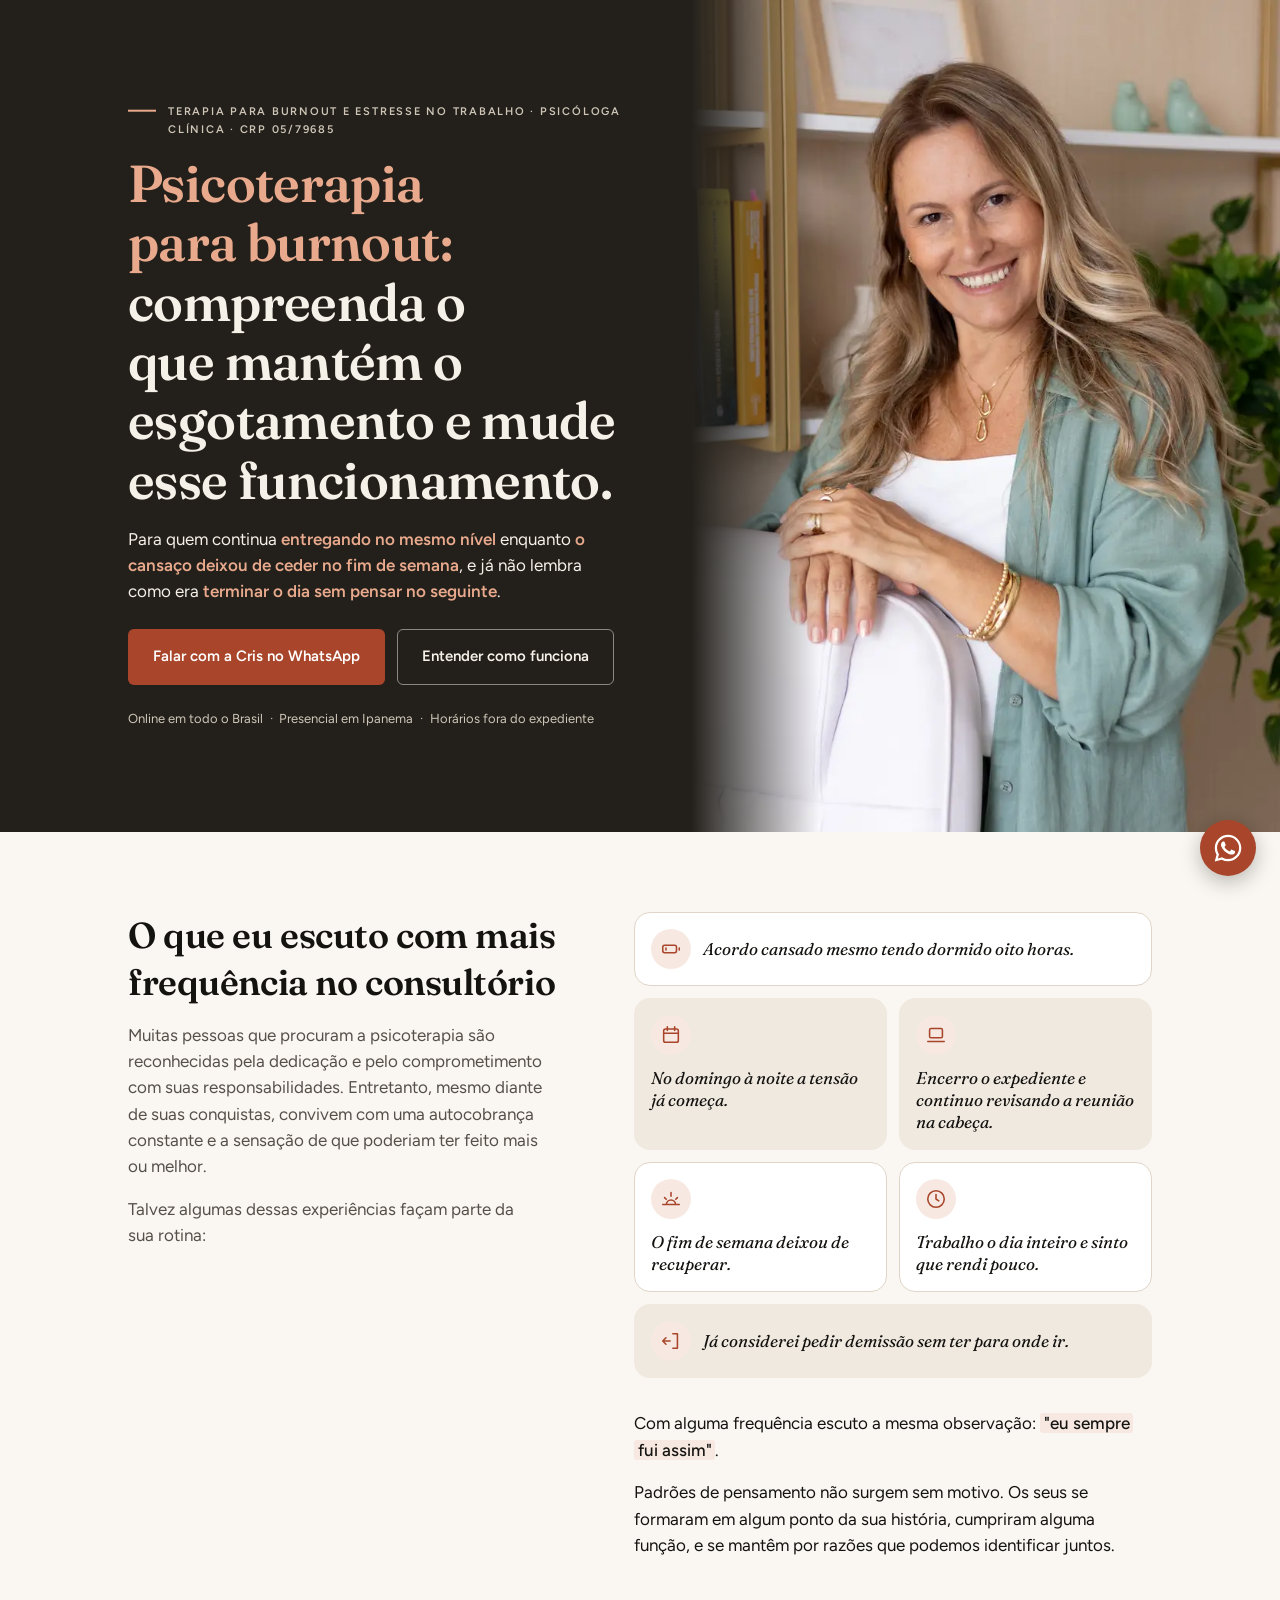
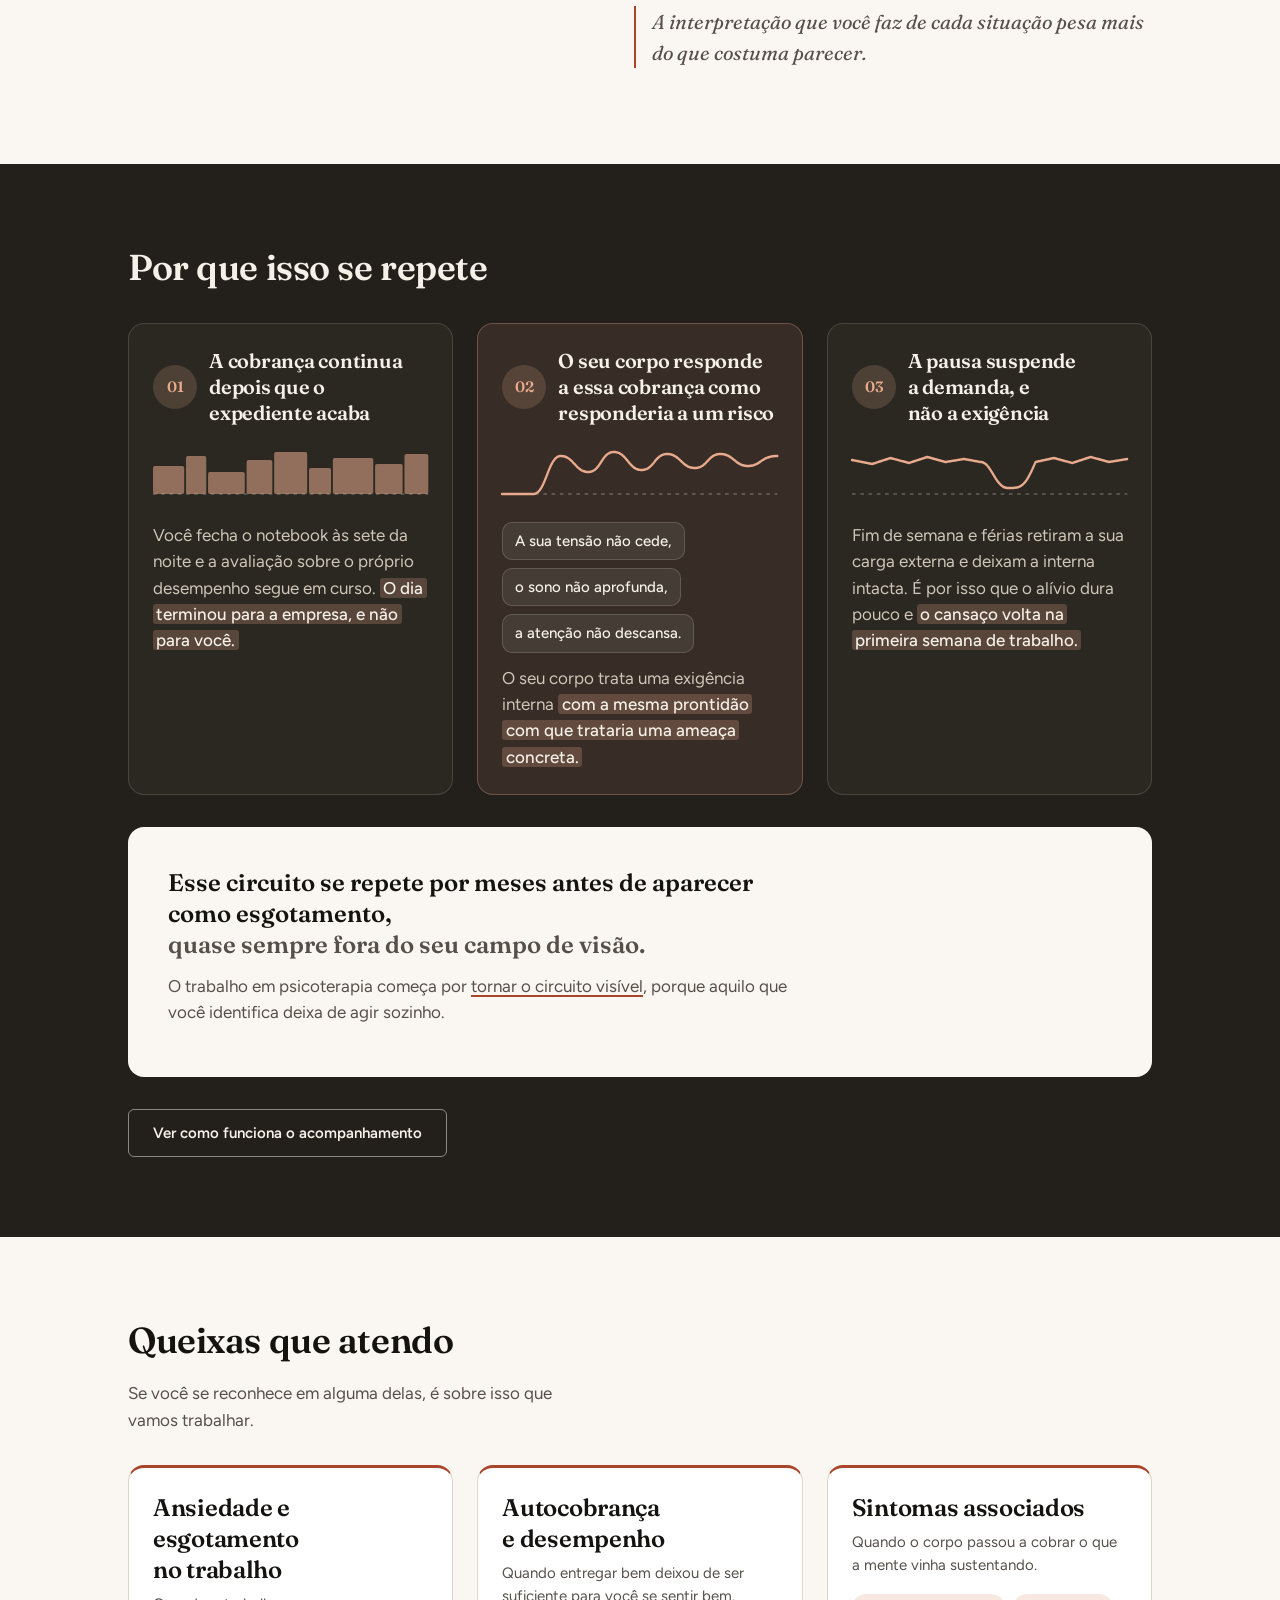
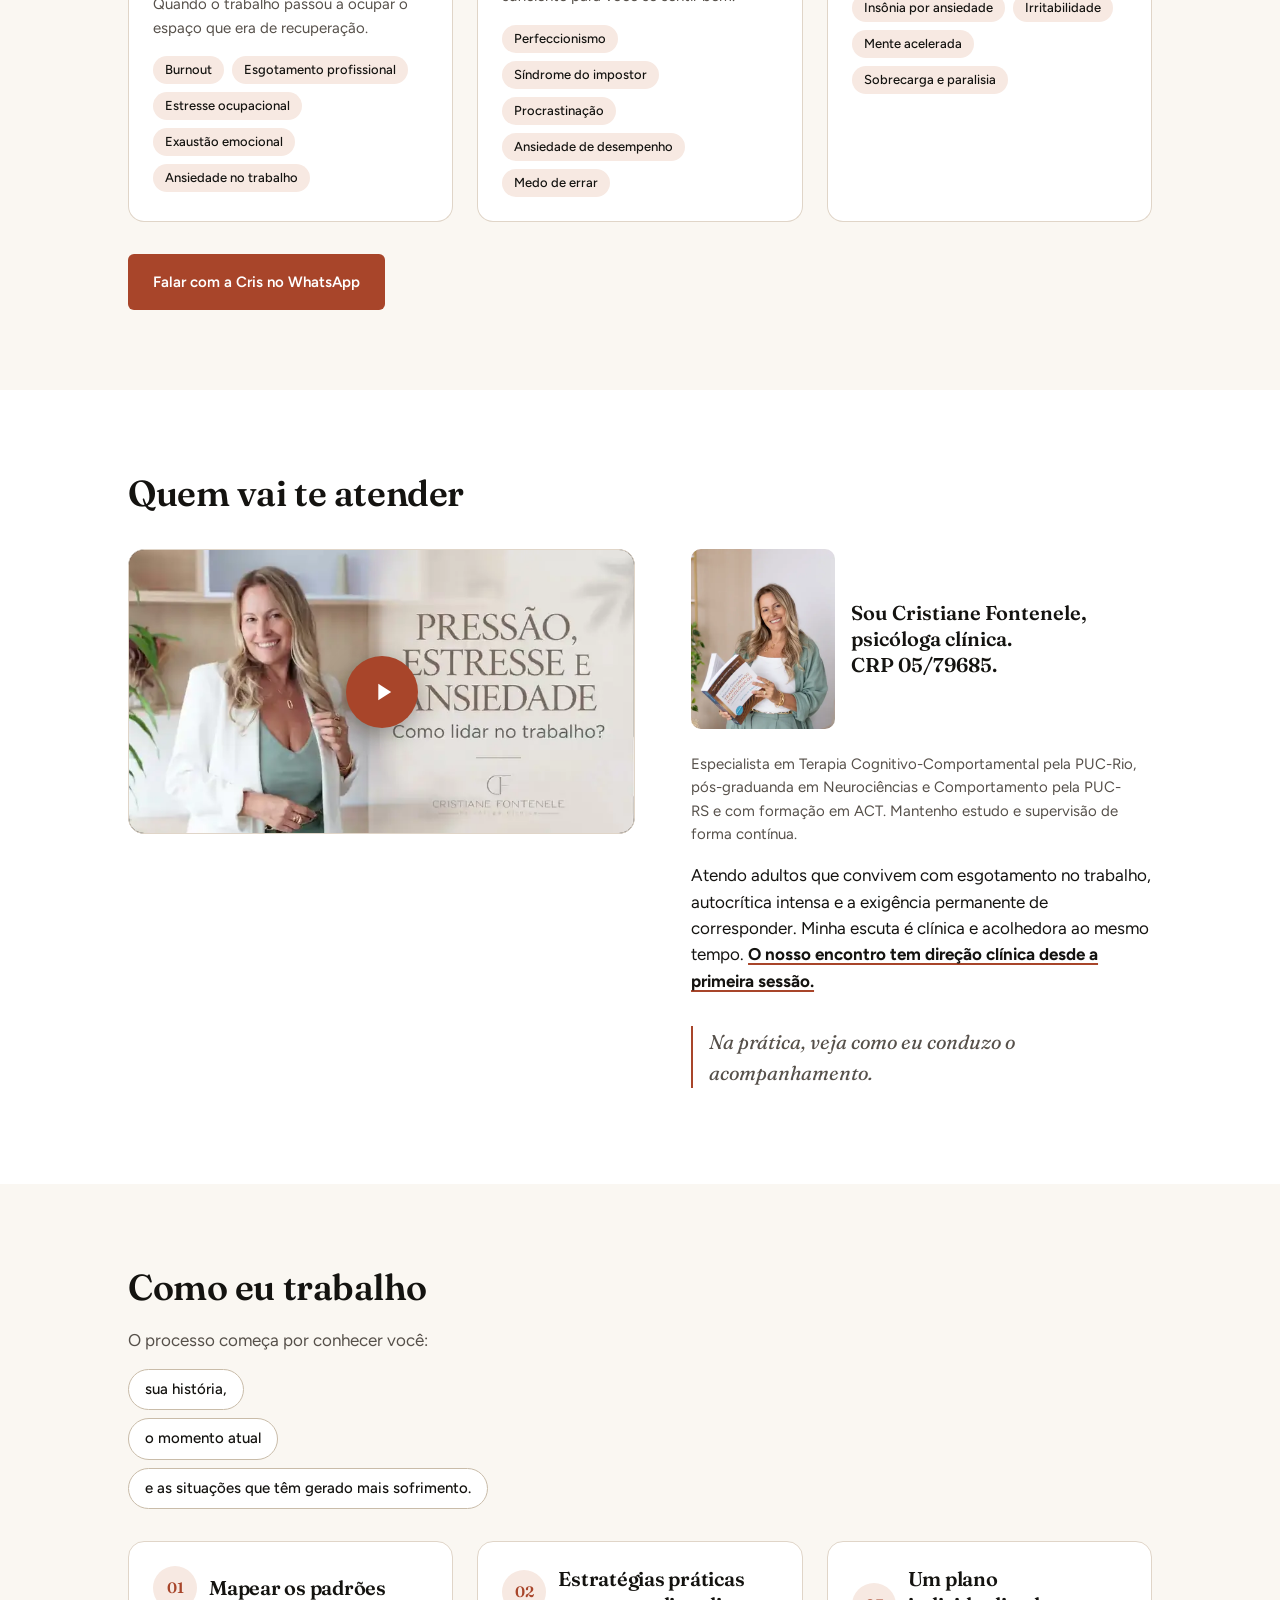
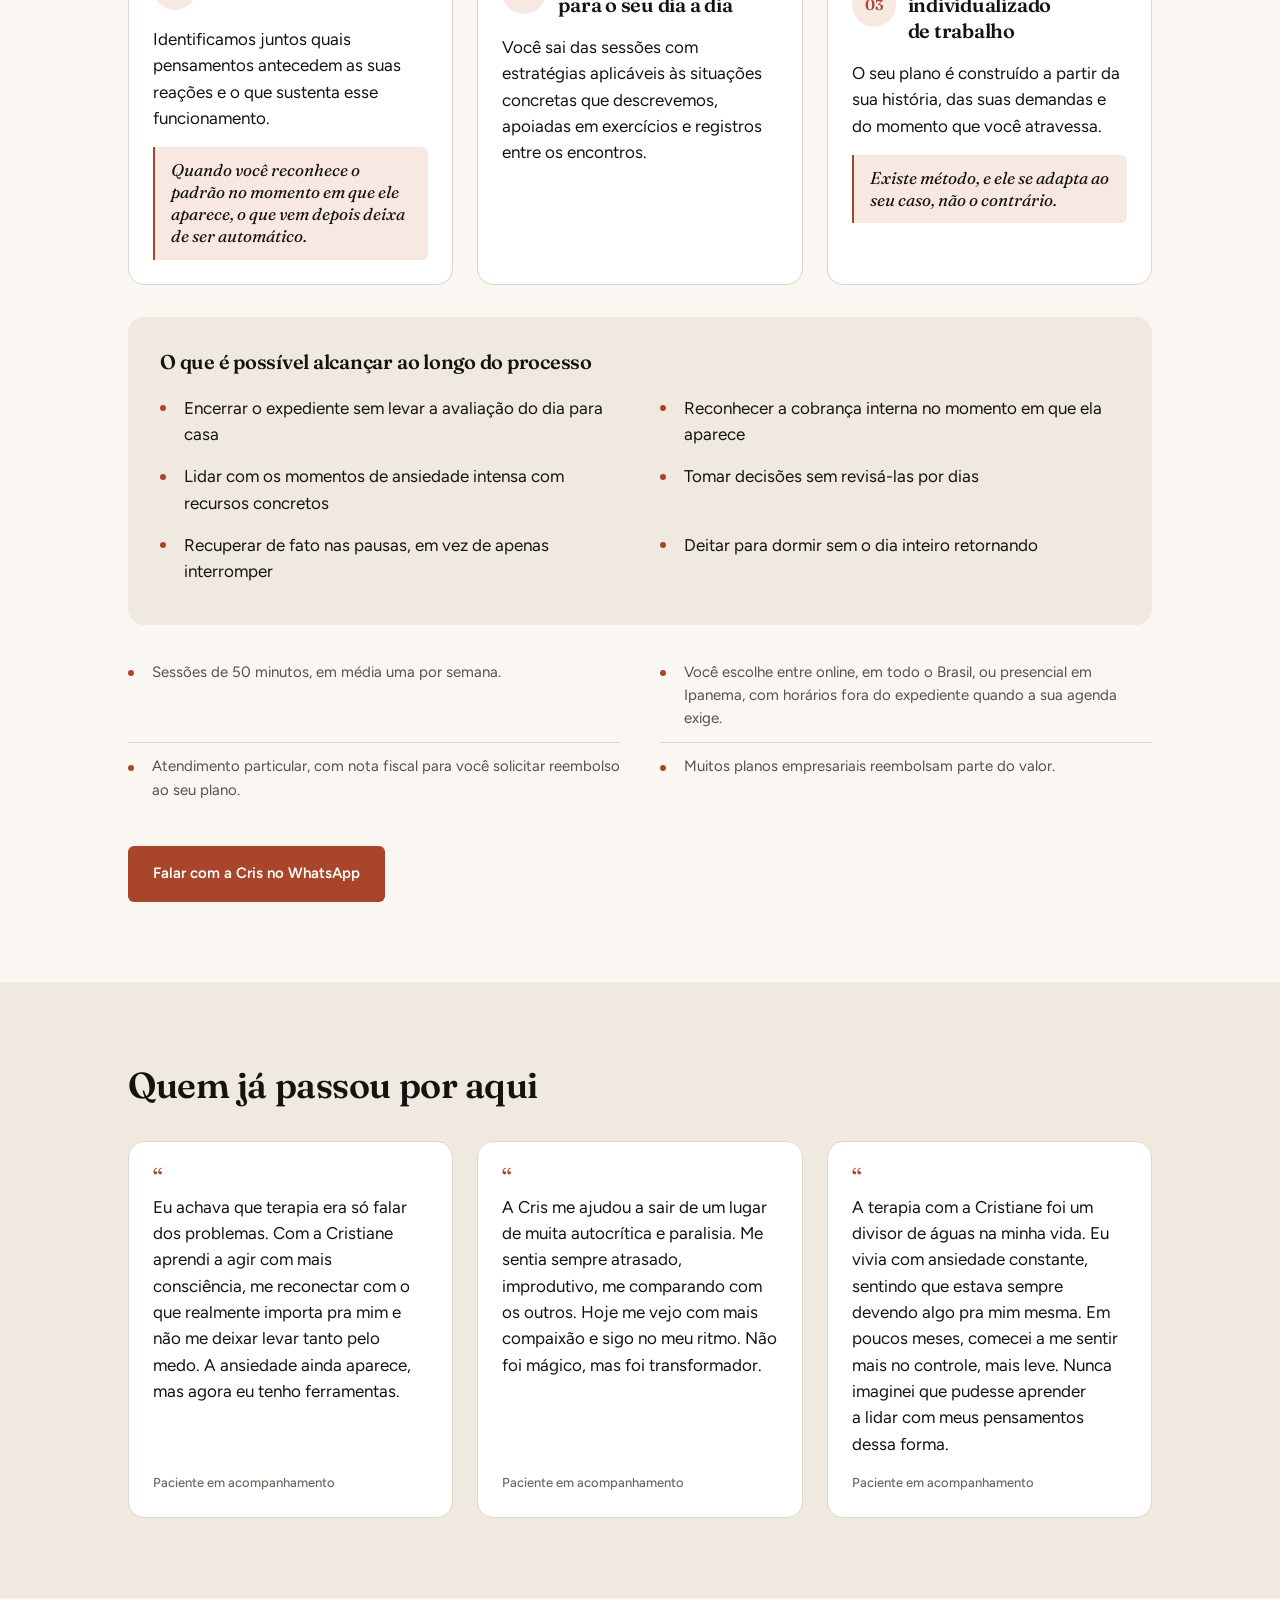
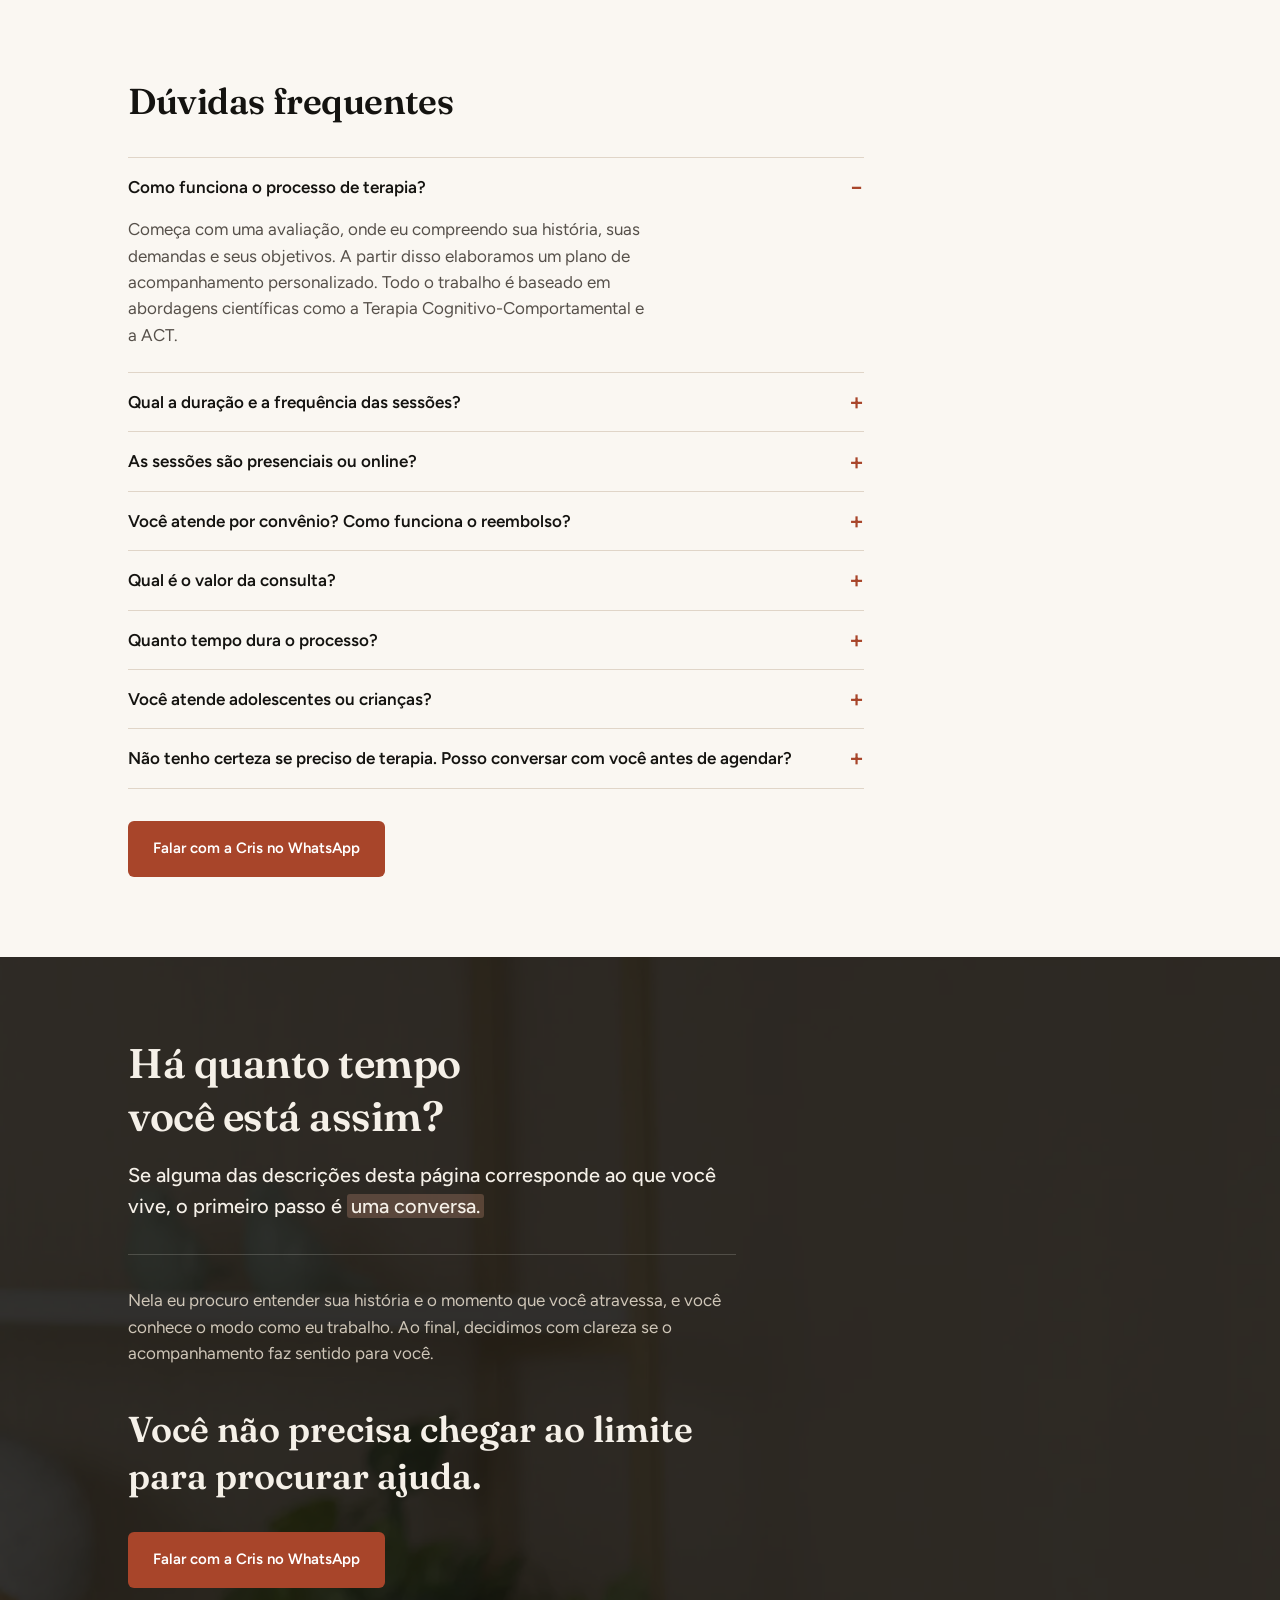
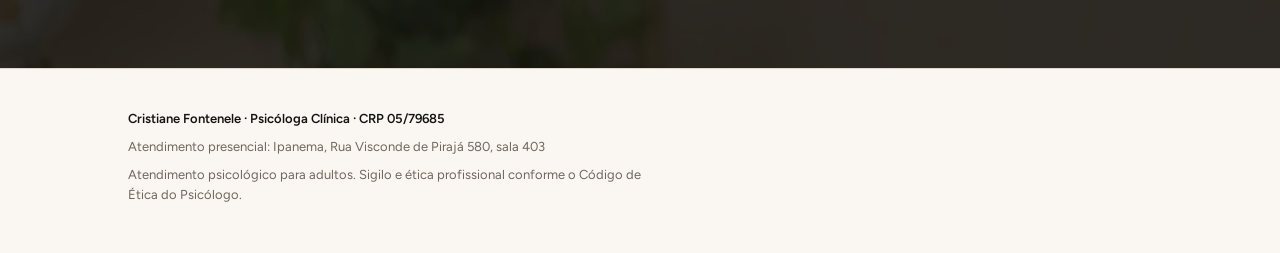
<file: burnout/index.html>
<!doctype html>
<html lang="pt-BR">
<head>
<meta charset="utf-8">
<meta name="viewport" content="width=device-width, initial-scale=1, viewport-fit=cover">
<title>Psicoterapia para Burnout e Estresse no Trabalho | Cristiane Fontenele</title>
<meta name="description" content="Psicoterapia para burnout, estresse ocupacional e autocobrança, com psicóloga clínica especialista em TCC pela PUC-Rio. Online em todo o Brasil e presencial no Rio.">
<meta name="theme-color" content="#23201B">
<!-- Prévia no GitHub Pages. O pacote de publicação (publicar.py) troca a linha abaixo por
     <meta name="robots" content="index, follow, max-image-preview:large, max-snippet:-1, max-video-preview:-1"> -->
<meta name="robots" content="noindex">
<link rel="canonical" href="https://terapia.crisfontenelepsi.com.br/burnout/">
<link rel="icon" href="../favicon.ico" sizes="48x48">
<link rel="icon" href="../assets/img/icon-192.png" type="image/png" sizes="192x192">
<link rel="apple-touch-icon" href="../apple-touch-icon.png">

<meta property="og:type" content="website">
<meta property="og:locale" content="pt_BR">
<meta property="og:site_name" content="Cristiane Fontenele, Psicóloga Clínica">
<meta property="og:url" content="https://terapia.crisfontenelepsi.com.br/burnout/">
<meta property="og:title" content="Psicoterapia para Burnout e Estresse no Trabalho | Cristiane Fontenele">
<meta property="og:description" content="Psicoterapia para burnout, estresse ocupacional e autocobrança, com psicóloga clínica especialista em TCC pela PUC-Rio. Online em todo o Brasil e presencial no Rio.">
<meta property="og:image" content="https://terapia.crisfontenelepsi.com.br/assets/img/og.jpg">
<meta property="og:image:width" content="1200">
<meta property="og:image:height" content="630">
<meta property="og:image:alt" content="Cristiane Fontenele, psicóloga clínica, sorrindo em seu consultório">
<meta name="twitter:card" content="summary_large_image">

<link rel="preconnect" href="https://fonts.googleapis.com">
<link rel="preconnect" href="https://fonts.gstatic.com" crossorigin>
<link rel="preload" as="image" type="image/webp"
      imagesrcset="../assets/img/hero-480.webp 480w, ../assets/img/hero-768.webp 768w, ../assets/img/hero-1440.webp 1440w"
      imagesizes="(min-width: 900px) 46vw, 100vw" fetchpriority="high">
<link rel="stylesheet" href="https://fonts.googleapis.com/css2?family=Fraunces:ital,opsz,wght@0,9..144,400;0,9..144,600;1,9..144,400&family=Figtree:wght@400;500;600&display=swap">
<link rel="stylesheet" href="../assets/css/tokens.css">

<!-- CSS crítico: hero, botões, selos, barra fixa e bolha. Idêntico nas duas páginas. -->
<style>
.wrap{max-width:var(--maxw-page);margin-inline:auto;padding-inline:var(--gutter)}
.overline{display:flex;align-items:baseline;gap:var(--s-3);margin:0 0 var(--s-4);font-size:var(--fs-overline);font-weight:600;letter-spacing:var(--ls-overline);text-transform:uppercase;line-height:1.6}
.overline::before{content:"";flex:none;width:28px;height:2px;background:var(--c-accent);transform:translateY(-.3em)}
.btn{display:inline-flex;align-items:center;justify-content:center;gap:var(--s-2);min-height:var(--tap-min);padding:0 var(--s-5);border-radius:var(--r-sm);border:1px solid transparent;font-family:var(--f-body);font-size:var(--fs-body-sm);font-weight:600;text-align:center;text-decoration:none;cursor:pointer;transition:background-color .18s ease,transform .18s ease}
.btn--primary,.btn--on-dark{background:var(--c-accent);color:var(--c-on-accent);min-height:56px}
.btn--primary:hover,.btn--on-dark:hover{background:var(--c-accent-hover);color:var(--c-on-accent);transform:translateY(-1px)}
.btn--ghost{background:transparent;color:var(--c-ink);border-color:var(--c-line-strong)}
.btn--ghost:hover{background:var(--c-surface);color:var(--c-ink)}
.btn--ghost-on-dark{background:transparent;color:var(--c-on-dark);border-color:rgba(245,240,232,.5)}
.btn--ghost-on-dark:hover{background:rgba(245,240,232,.08);color:var(--c-on-dark)}
.btn--block,.btn--block-m{display:flex;width:100%}
@media (min-width:768px){.btn--block-m{display:inline-flex;width:auto}}
.hero{position:relative;isolation:isolate;overflow:hidden;min-height:100svh;display:flex;align-items:flex-end;background:var(--c-dark);color:var(--c-on-dark)}
.hero__media{position:absolute;inset:0 0 auto 0;height:177.78vw;z-index:-2}
.hero__media img{width:100%;height:100%;object-fit:cover;object-position:50% 0;-webkit-mask-image:linear-gradient(180deg,#000 72%,transparent);mask-image:linear-gradient(180deg,#000 72%,transparent)}
/* Mobile: o queixo fica em 31% da altura da foto; o escurecimento sobe a partir de 32% e o texto começa em 37,7% (67vw). Medidas em vw porque a foto acompanha a largura da tela.
   O escurecimento fica na própria foto, com os pontos amarrados ao rosto, para valer em qualquer aparelho. */
.hero__media::after{content:"";position:absolute;inset:0;background:linear-gradient(180deg,rgba(20,19,16,.30) 0%,rgba(20,19,16,.06) 12%,rgba(20,19,16,.08) 32%,rgba(20,19,16,.82) 37%,rgba(20,19,16,.94) 58%)}
.hero__content{width:100%;padding-top:67vw;padding-bottom:var(--s-6)}
.hero .overline{color:var(--c-on-dark-2)}
.hero .overline::before{background:var(--c-accent-dark)}
.hero h1{color:var(--c-on-dark)}
.hero__hl{color:var(--c-accent-dark)}
.hero p .hero__hl{font-weight:600}
.hero p{color:var(--c-on-dark)}
.hero__actions{display:grid;gap:var(--s-3);margin:var(--s-5) 0}
.hero :focus-visible{outline-color:var(--c-accent-dark)}
/* Telas baixas (Safari com barras, celulares menores): hero mais compacto para o botão principal caber na primeira tela */
@media (max-width:767px) and (max-height:760px){
.hero__content{padding-top:66vw}
.hero h1{font-size:1.625rem;margin-bottom:var(--s-3)}
.hero .overline{margin-bottom:var(--s-2)}
.hero p{margin-bottom:var(--s-3);font-size:.9375rem;line-height:1.5}
.hero__actions{margin:var(--s-4) 0;gap:var(--s-2)}
}
.seals{display:flex;flex-wrap:wrap;gap:var(--s-1) 0;list-style:none;padding:0;margin:0 0 0 -1.25em;clip-path:inset(0 0 0 1.25em);font-size:var(--fs-caption);color:var(--c-ink-3)}
.seals li::before{content:"\00B7";display:inline-block;width:1.25em;text-align:center;color:var(--c-line-strong)}
.hero .seals{color:var(--c-on-dark-2)}
@media (min-width:900px){
.hero{min-height:min(100vh,52rem);align-items:center}
.hero__media{inset:0 0 0 auto;width:46%;height:100%}
.hero__media img{object-position:50% 0;-webkit-mask-image:none;mask-image:none}
.hero::before{content:"";position:absolute;inset:0;z-index:-1;background:linear-gradient(90deg,var(--c-dark) 54%,rgba(35,32,27,0) 64%)}
.hero__media::after{display:none}
.hero__content{padding-block:var(--s-9)}
.hero__content>*{max-width:31rem}
.hero__actions{display:flex;flex-wrap:wrap;max-width:none}
}
.actionbar{position:fixed;inset:auto 0 0 0;z-index:40;padding:var(--s-3) var(--gutter) calc(var(--s-3) + env(safe-area-inset-bottom));padding-right:calc(var(--gutter) + 72px);background:color-mix(in srgb,var(--c-bg) 92%,transparent);-webkit-backdrop-filter:blur(8px);backdrop-filter:blur(8px);border-top:1px solid var(--c-line);box-shadow:var(--shadow-sticky)}
.actionbar[hidden]{display:none}
@media (min-width:768px){.actionbar{display:none}}
.wa-bubble{position:fixed;right:16px;bottom:calc(var(--s-3) + env(safe-area-inset-bottom));z-index:41;display:grid;place-items:center;width:56px;height:56px;border-radius:50%;background:var(--c-accent);color:var(--c-on-accent);box-shadow:0 6px 20px rgba(20,19,16,.28)}
.wa-bubble:hover{background:var(--c-accent-hover);color:var(--c-on-accent)}
@media (min-width:768px){.wa-bubble{right:var(--s-5);bottom:var(--s-5)}}
@media (max-width:767px){.js body:not(.past-hero) .wa-bubble{display:none}}
@media (max-width:767px){body{padding-bottom:calc(80px + env(safe-area-inset-bottom))}}
</style>
<link rel="preload" href="../assets/css/app.css" as="style" onload="this.onload=null;this.rel='stylesheet'">
<noscript><link rel="stylesheet" href="../assets/css/app.css"></noscript>
<script>if('IntersectionObserver' in window)document.documentElement.classList.add('js')</script>

<!-- Google Tag Manager: mesmo container do site institucional. Conversão do Google Ads (clique em wa.me,
     filtrado pelo hostname terapia.crisfontenelepsi.com.br) e Microsoft Clarity ficam configurados no GTM.
     Não definir window.WA_CONVERSION: o disparo de assets/js/app.js duplicaria a conversão. -->
<script>(function(w,d,s,l,i){w[l]=w[l]||[];w[l].push({'gtm.start':
new Date().getTime(),event:'gtm.js'});var f=d.getElementsByTagName(s)[0],
j=d.createElement(s),dl=l!='dataLayer'?'&l='+l:'';j.async=true;j.src=
'https://www.googletagmanager.com/gtm.js?id='+i+dl;f.parentNode.insertBefore(j,f);
})(window,document,'script','dataLayer','GTM-T72CK7ZT');</script>

<script src="../assets/js/app.js" defer></script>

<!-- Dados estruturados (schema.org). Pessoa e consultório com os mesmos @id da página principal. -->
<script type="application/ld+json">
{
 "@context": "https://schema.org",
 "@graph": [
  {
   "@type": "WebPage",
   "@id": "https://terapia.crisfontenelepsi.com.br/burnout/#pagina",
   "url": "https://terapia.crisfontenelepsi.com.br/burnout/",
   "name": "Psicoterapia para Burnout e Estresse no Trabalho | Cristiane Fontenele",
   "description": "Psicoterapia para burnout, estresse ocupacional e autocobrança, com psicóloga clínica especialista em TCC pela PUC-Rio. Online em todo o Brasil e presencial no Rio.",
   "inLanguage": "pt-BR",
   "about": {
    "@id": "https://terapia.crisfontenelepsi.com.br/burnout/#servico"
   },
   "author": {
    "@id": "https://terapia.crisfontenelepsi.com.br/#cristiane"
   },
   "reviewedBy": {
    "@id": "https://terapia.crisfontenelepsi.com.br/#cristiane"
   },
   "primaryImageOfPage": {
    "@type": "ImageObject",
    "url": "https://terapia.crisfontenelepsi.com.br/assets/img/og.jpg",
    "width": 1200,
    "height": 630
   },
   "dateModified": "2026-10-20"
  },
  {
   "@type": "Person",
   "@id": "https://terapia.crisfontenelepsi.com.br/#cristiane",
   "name": "Cristiane Fontenele",
   "alternateName": "Cris Fontenele",
   "jobTitle": "Psicóloga Clínica",
   "sameAs": [
    "https://www.instagram.com/crisfontenele.psi/"
   ],
   "url": "https://terapia.crisfontenelepsi.com.br/",
   "image": "https://terapia.crisfontenelepsi.com.br/assets/img/retrato-768.jpg",
   "worksFor": {
    "@id": "https://terapia.crisfontenelepsi.com.br/#consultorio"
   }
  },
  {
   "@type": "MedicalBusiness",
   "@id": "https://terapia.crisfontenelepsi.com.br/#consultorio",
   "name": "Cristiane Fontenele, Psicóloga Clínica",
   "sameAs": [
    "https://www.instagram.com/crisfontenele.psi/"
   ],
   "url": "https://terapia.crisfontenelepsi.com.br/",
   "telephone": "+55-21-97204-5625",
   "address": {
    "@type": "PostalAddress",
    "streetAddress": "Rua Visconde de Pirajá, 580, sala 403, Ipanema",
    "addressLocality": "Rio de Janeiro",
    "addressRegion": "RJ",
    "addressCountry": "BR"
   }
  },
  {
   "@type": "Service",
   "@id": "https://terapia.crisfontenelepsi.com.br/burnout/#servico",
   "name": "Psicoterapia para burnout e estresse no trabalho",
   "serviceType": "Psicoterapia",
   "description": "Psicoterapia individual para adultos com burnout, estresse ocupacional, exaustão emocional e autocobrança, baseada em Terapia Cognitivo-Comportamental e ACT. Sessões de 50 minutos, em média uma por semana.",
   "provider": {
    "@id": "https://terapia.crisfontenelepsi.com.br/#cristiane"
   },
   "areaServed": [
    {
     "@type": "City",
     "name": "Rio de Janeiro"
    },
    {
     "@type": "Country",
     "name": "Brasil"
    }
   ],
   "audience": {
    "@type": "PeopleAudience",
    "suggestedMinAge": 18
   },
   "availableChannel": [
    {
     "@type": "ServiceChannel",
     "name": "Presencial em Ipanema",
     "serviceLocation": {
      "@id": "https://terapia.crisfontenelepsi.com.br/#consultorio"
     }
    },
    {
     "@type": "ServiceChannel",
     "name": "Online por videochamada, em todo o Brasil",
     "serviceUrl": "https://wa.me/5521972045625"
    }
   ]
  }
 ]
}
</script>
</head>
<body>
<noscript><iframe src="https://www.googletagmanager.com/ns.html?id=GTM-T72CK7ZT" height="0" width="0" style="display:none;visibility:hidden" title="Google Tag Manager"></iframe></noscript>

<main>

<!-- 1. Hero -->
<header class="hero">
  <div class="hero__media">
    <picture>
      <source type="image/webp"
              srcset="../assets/img/hero-480.webp 480w, ../assets/img/hero-768.webp 768w, ../assets/img/hero-1440.webp 1440w"
              sizes="(min-width: 900px) 46vw, 100vw">
      <img src="../assets/img/hero-768.jpg"
           srcset="../assets/img/hero-480.jpg 480w, ../assets/img/hero-768.jpg 768w, ../assets/img/hero-1440.jpg 1440w"
           sizes="(min-width: 900px) 46vw, 100vw" width="1440" height="2560"
           alt="Cristiane Fontenele, psicóloga clínica, sorrindo em seu consultório" fetchpriority="high">
    </picture>
  </div>
  <div class="wrap hero__content">
    <p class="overline">TERAPIA PARA BURNOUT E ESTRESSE NO TRABALHO · PSICÓLOGA CLÍNICA · CRP 05/79685</p>
    <h1><span class="hero__hl">Psicoterapia para burnout:</span> compreenda o que mantém o esgotamento e mude esse funcionamento.</h1>
    <p>Para quem continua <span class="hero__hl">entregando no mesmo nível</span> enquanto <span class="hero__hl">o cansaço deixou de ceder no fim de semana</span>, e já não lembra como era <span class="hero__hl">terminar o dia sem pensar no seguinte</span>.</p>
    <div class="hero__actions">
      <a class="btn btn--primary btn--block-m" href="https://wa.me/5521972045625?text=Ol%C3%A1%2C%20vim%20pelo%20site%20e%20queria%20mais%20informa%C3%A7%C3%B5es.">Falar com a Cris no WhatsApp</a>
      <a class="btn btn--ghost-on-dark btn--block-m" href="#como-funciona">Entender como funciona</a>
    </div>
    <ul class="seals">
      <li>Online em todo o Brasil</li>
      <li>Presencial em Ipanema</li>
      <li>Horários fora do expediente</li>
    </ul>
  </div>
</header>

<!-- 2. O espelho -->
<section class="section" aria-labelledby="espelho-titulo">
  <div class="wrap mirror">
    <div class="section__head reveal">
      <h2 id="espelho-titulo">O que eu escuto com mais frequência no consultório</h2>
      <p>Muitas pessoas que procuram a psicoterapia são reconhecidas pela dedicação e pelo comprometimento com suas responsabilidades. Entretanto, mesmo diante de suas conquistas, convivem com uma autocobrança constante e a sensação de que poderiam ter feito mais ou melhor.</p>
      <p>Talvez algumas dessas experiências façam parte da sua rotina:</p>
    </div>
    <div class="mosaic">
      <blockquote class="mosaic-card reveal mosaic-card--wide"><span class="mosaic-card__ic"><svg viewBox="0 0 24 24" width="22" height="22" aria-hidden="true" fill="none" stroke="currentColor" stroke-width="1.7" stroke-linecap="round" stroke-linejoin="round"><rect x="3" y="8" width="15" height="8" rx="2"/><path d="M21 11v2M6.5 11v2"/></svg></span><p>Acordo cansado mesmo tendo dormido oito horas.</p></blockquote>
      <blockquote class="mosaic-card reveal"><span class="mosaic-card__ic"><svg viewBox="0 0 24 24" width="22" height="22" aria-hidden="true" fill="none" stroke="currentColor" stroke-width="1.7" stroke-linecap="round" stroke-linejoin="round"><rect x="4" y="5.5" width="16" height="14.5" rx="2"/><path d="M4 10h16M8 3v4M16 3v4"/></svg></span><p>No domingo à noite a tensão já começa.</p></blockquote>
      <blockquote class="mosaic-card reveal" style="--d:110ms"><span class="mosaic-card__ic"><svg viewBox="0 0 24 24" width="22" height="22" aria-hidden="true" fill="none" stroke="currentColor" stroke-width="1.7" stroke-linecap="round" stroke-linejoin="round"><rect x="5" y="5" width="14" height="10" rx="1.5"/><path d="M3 19h18"/></svg></span><p>Encerro o expediente e continuo revisando a reunião na cabeça.</p></blockquote>
      <blockquote class="mosaic-card reveal"><span class="mosaic-card__ic"><svg viewBox="0 0 24 24" width="22" height="22" aria-hidden="true" fill="none" stroke="currentColor" stroke-width="1.7" stroke-linecap="round" stroke-linejoin="round"><path d="M3 18h18M7 18a5 5 0 0 1 10 0M12 5v4M5 10.5l1.8 1.8M19 10.5l-1.8 1.8"/></svg></span><p>O fim de semana deixou de recuperar.</p></blockquote>
      <blockquote class="mosaic-card reveal" style="--d:110ms"><span class="mosaic-card__ic"><svg viewBox="0 0 24 24" width="22" height="22" aria-hidden="true" fill="none" stroke="currentColor" stroke-width="1.7" stroke-linecap="round" stroke-linejoin="round"><circle cx="12" cy="12" r="9"/><path d="M12 7v5l3 2"/></svg></span><p>Trabalho o dia inteiro e sinto que rendi pouco.</p></blockquote>
      <blockquote class="mosaic-card reveal mosaic-card--wide"><span class="mosaic-card__ic"><svg viewBox="0 0 24 24" width="22" height="22" aria-hidden="true" fill="none" stroke="currentColor" stroke-width="1.7" stroke-linecap="round" stroke-linejoin="round"><path d="M14 4h5v16h-5"/><path d="M11 12H3M6.5 8.5 3 12l3.5 3.5"/></svg></span><p>Já considerei pedir demissão sem ter para onde ir.</p></blockquote>
    </div>
    <div class="mirror__close reveal">
      <p>Com alguma frequência escuto a mesma observação: <mark>"eu sempre fui assim"</mark>.</p>
      <p>Padrões de pensamento não surgem sem motivo. Os seus se formaram em algum ponto da sua história, cumpriram alguma função, e se mantêm por razões que podemos identificar juntos.</p>
    </div>
    <p class="bridge reveal">A interpretação que você faz de cada situação pesa mais do que costuma parecer.</p>
  </div>
</section>

<!-- 3. Por que isso se repete -->
<section class="section section--band band-dark" aria-labelledby="porque-titulo">
  <div class="wrap">
    <div class="section__head reveal">
      <h2 id="porque-titulo">Por que isso se repete</h2>
    </div>
    <ol class="why-cards">
      <li class="why-card why-card--1 reveal" style="--i:0">
        <div class="why-card__head">
          <span class="step__n" aria-hidden="true">01</span>
          <h3>A cobrança continua depois que o expediente acaba</h3>
        </div>
        <svg class="pulse" viewBox="0 0 300 64" preserveAspectRatio="none" aria-hidden="true" focusable="false"><path class="pulse__base" d="M0 52H300"/><rect class="pulse__bar" x="0" y="24" width="34" height="28" rx="2"/><rect class="pulse__bar" x="36" y="14" width="22" height="38" rx="2"/><rect class="pulse__bar" x="60" y="30" width="40" height="22" rx="2"/><rect class="pulse__bar" x="102" y="18" width="28" height="34" rx="2"/><rect class="pulse__bar" x="132" y="10" width="36" height="42" rx="2"/><rect class="pulse__bar" x="170" y="26" width="24" height="26" rx="2"/><rect class="pulse__bar" x="196" y="16" width="44" height="36" rx="2"/><rect class="pulse__bar" x="242" y="22" width="30" height="30" rx="2"/><rect class="pulse__bar" x="274" y="12" width="26" height="40" rx="2"/><path class="pulse__line" d="M0 52"/></svg>
        <p>Você fecha o notebook às sete da noite e a avaliação sobre o próprio desempenho segue em curso. <mark>O dia terminou para a empresa, e não para você.</mark></p>
      </li>
      <li class="why-card why-card--2 reveal" style="--i:1">
        <div class="why-card__head">
          <span class="step__n" aria-hidden="true">02</span>
          <h3>O seu corpo responde a essa cobrança como responderia a um risco</h3>
        </div>
        <svg class="pulse" viewBox="0 0 300 64" preserveAspectRatio="none" aria-hidden="true" focusable="false"><path class="pulse__base" d="M0 52H300"/><path class="pulse__line" d="M0 52H34C48 52 50 14 64 14S80 30 94 30 108 10 122 10 138 28 152 28 166 12 180 12 196 26 210 26 224 12 238 12 254 24 268 24 282 14 300 14"/></svg>
        <ul class="chips"><li>A sua tensão não cede,</li><li>o sono não aprofunda,</li><li>a atenção não descansa.</li></ul>
        <p>O seu corpo trata uma exigência interna <mark>com a mesma prontidão com que trataria uma ameaça concreta.</mark></p>
      </li>
      <li class="why-card why-card--3 reveal" style="--i:2">
        <div class="why-card__head">
          <span class="step__n" aria-hidden="true">03</span>
          <h3>A pausa suspende a demanda, e não a exigência</h3>
        </div>
        <svg class="pulse" viewBox="0 0 300 64" preserveAspectRatio="none" aria-hidden="true" focusable="false"><path class="pulse__base" d="M0 52H300"/><path class="pulse__line" d="M0 18L22 22 42 16 62 21 82 15 102 20 122 17 140 20C152 20 156 46 170 46S188 46 200 20L220 16 240 21 260 15 280 20 300 17"/></svg>
        <p>Fim de semana e férias retiram a sua carga externa e deixam a interna intacta. É por isso que o alívio dura pouco e <mark>o cansaço volta na primeira semana de trabalho.</mark></p>
      </li>
    </ol>
    <div class="insight reveal">
      <p class="insight__big">Esse circuito se repete por meses antes de aparecer como esgotamento, <span>quase sempre fora do seu campo de visão.</span></p>
      <p>O trabalho em psicoterapia começa por <span class="u">tornar o circuito visível</span>, porque aquilo que você identifica deixa de agir sozinho.</p>
    </div>
    <div class="cta">
      <a class="btn btn--ghost-on-dark btn--block-m" href="#como-funciona">Ver como funciona o acompanhamento</a>
    </div>
  </div>
</section>

<!-- 4. Queixas que atendo (compartilhada) -->
<!-- partial:secao-4-queixas -->
<section class="section" aria-labelledby="queixas-titulo">
  <div class="wrap">
    <div class="section__head reveal">
      <h2 id="queixas-titulo">Queixas que atendo</h2>
      <p>Se você se reconhece em alguma delas, é sobre isso que vamos trabalhar.</p>
    </div>
    <div class="topic-grid">
      <article class="topic-card reveal" style="--i:0">
        <h3>Ansiedade e esgotamento no trabalho</h3>
        <p class="topic-card__lead">Quando o trabalho passou a ocupar o espaço que era de recuperação.</p>
        <ul class="tags">
          <li>Burnout</li><li>Esgotamento profissional</li><li>Estresse ocupacional</li>
          <li>Exaustão emocional</li><li>Ansiedade no trabalho</li>
        </ul>
      </article>
      <article class="topic-card reveal" style="--i:1">
        <h3>Autocobrança e desempenho</h3>
        <p class="topic-card__lead">Quando entregar bem deixou de ser suficiente para você se sentir bem.</p>
        <ul class="tags">
          <li>Perfeccionismo</li><li>Síndrome do impostor</li><li>Procrastinação</li>
          <li>Ansiedade de desempenho</li><li>Medo de errar</li>
        </ul>
      </article>
      <article class="topic-card reveal" style="--i:2">
        <h3>Sintomas associados</h3>
        <p class="topic-card__lead">Quando o corpo passou a cobrar o que a mente vinha sustentando.</p>
        <ul class="tags">
          <li>Insônia por ansiedade</li><li>Irritabilidade</li><li>Mente acelerada</li>
          <li>Sobrecarga e paralisia</li>
        </ul>
      </article>
    </div>
    <div class="cta">
      <a class="btn btn--primary btn--block-m" href="https://wa.me/5521972045625?text=Ol%C3%A1%2C%20vim%20pelo%20site%20e%20queria%20mais%20informa%C3%A7%C3%B5es.">Falar com a Cris no WhatsApp</a>
    </div>
  </div>
</section>
<!-- /partial:secao-4-queixas -->

<!-- 5. Quem vai te atender -->
<section class="section section--band section--surface" aria-labelledby="quem-titulo">
  <div class="wrap">
    <div class="section__head reveal">
      <h2 id="quem-titulo">Quem vai te atender</h2>
    </div>
    <div class="about">
      <div class="reveal">
        <div class="video" data-yt="X-GcQeUbwEw">
          <picture>
            <source type="image/webp"
                    srcset="../assets/img/vsl-poster-480.webp 480w, ../assets/img/vsl-poster-768.webp 768w, ../assets/img/vsl-poster-1440.webp 1280w"
                    sizes="(min-width: 900px) 38rem, 100vw">
            <img src="../assets/img/vsl-poster-768.jpg"
                 srcset="../assets/img/vsl-poster-480.jpg 480w, ../assets/img/vsl-poster-768.jpg 768w, ../assets/img/vsl-poster-1440.jpg 1280w"
                 sizes="(min-width: 900px) 38rem, 100vw" width="1280" height="720"
                 alt="Cristiane Fontenele falando sobre o acompanhamento" loading="lazy" decoding="async">
          </picture>
          <button type="button" class="video__play" aria-label="Reproduzir o vídeo">
            <svg viewBox="0 0 24 24" aria-hidden="true" width="28" height="28">
              <path d="M8 5v14l11-7z" fill="currentColor"></path>
            </svg>
          </button>
        </div>
      </div>
      <div class="reveal">
        <div class="bio__id">
          <picture>
            <source type="image/webp" srcset="../assets/img/retrato-480.webp 480w, ../assets/img/retrato-768.webp 768w" sizes="(min-width: 900px) 9rem, 6.5rem">
            <img src="../assets/img/retrato-480.jpg" srcset="../assets/img/retrato-480.jpg 480w, ../assets/img/retrato-768.jpg 768w"
                 sizes="(min-width: 900px) 9rem, 6.5rem" width="480" height="600"
                 alt="Cristiane Fontenele segurando um manual clínico de transtornos psicológicos" loading="lazy" decoding="async">
          </picture>
          <p>Sou Cristiane Fontenele, psicóloga clínica. CRP 05/79685.</p>
        </div>
        <p class="bio__cred">Especialista em Terapia Cognitivo-Comportamental pela PUC-Rio, pós-graduanda em Neurociências e Comportamento pela PUC-RS e com formação em ACT. Mantenho estudo e supervisão de forma contínua.</p>
        <p>Atendo adultos que convivem com esgotamento no trabalho, autocrítica intensa e a exigência permanente de corresponder. Minha escuta é clínica e acolhedora ao mesmo tempo. <strong class="u">O nosso encontro tem direção clínica desde a primeira sessão.</strong></p>
        <p class="bridge">Na prática, veja como eu conduzo o acompanhamento.</p>
      </div>
    </div>
  </div>
</section>

<!-- 6. Como funciona o acompanhamento -->
<section class="section" id="como-funciona" aria-labelledby="como-titulo">
  <div class="wrap">
    <div class="section__head reveal">
      <h2 id="como-titulo">Como eu trabalho</h2>
      <p>O processo começa por conhecer você:</p>
      <ul class="eval">
        <li>sua história,</li>
        <li>o momento atual</li>
        <li>e as situações que têm gerado mais sofrimento.</li>
      </ul>
    </div>
    <ol class="how-cards rail" aria-label="Três passos do acompanhamento">
      <li class="how-card reveal" style="--i:0">
        <div class="how-card__head">
          <span class="step__n" aria-hidden="true">01</span>
          <h3>Mapear os padrões</h3>
        </div>
        <p>Identificamos juntos quais pensamentos antecedem as suas reações e o que sustenta esse funcionamento.</p>
        <p class="how-card__example">Quando você reconhece o padrão no momento em que ele aparece, o que vem depois deixa de ser automático.</p>
      </li>
      <li class="how-card reveal" style="--i:1">
        <div class="how-card__head">
          <span class="step__n" aria-hidden="true">02</span>
          <h3>Estratégias práticas para o seu dia a dia</h3>
        </div>
        <p>Você sai das sessões com estratégias aplicáveis às situações concretas que descrevemos, apoiadas em exercícios e registros entre os encontros.</p>
      </li>
      <li class="how-card reveal" style="--i:2">
        <div class="how-card__head">
          <span class="step__n" aria-hidden="true">03</span>
          <h3>Um plano individualizado de trabalho</h3>
        </div>
        <p>O seu plano é construído a partir da sua história, das suas demandas e do momento que você atravessa.</p>
        <p class="how-card__example">Existe método, e ele se adapta ao seu caso, não o contrário.</p>
      </li>
    </ol>
    <div class="dots" aria-hidden="true"><span aria-current="true"></span><span></span><span></span></div>
    <div class="gains reveal">
      <h3>O que é possível alcançar ao longo do processo</h3>
      <ul>
        <li>Encerrar o expediente sem levar a avaliação do dia para casa</li>
        <li>Reconhecer a cobrança interna no momento em que ela aparece</li>
        <li>Lidar com os momentos de ansiedade intensa com recursos concretos</li>
        <li>Tomar decisões sem revisá-las por dias</li>
        <li>Recuperar de fato nas pausas, em vez de apenas interromper</li>
        <li>Deitar para dormir sem o dia inteiro retornando</li>
      </ul>
    </div>
<!-- partial:secao-6-logistica -->
<ul class="facts reveal">
  <li>Sessões de 50 minutos, em média uma por semana.</li>
  <li>Você escolhe entre online, em todo o Brasil, ou presencial em Ipanema, com horários fora do expediente quando a sua agenda exige.</li>
  <li>Atendimento particular, com nota fiscal para você solicitar reembolso ao seu plano.</li>
  <li>Muitos planos empresariais reembolsam parte do valor.</li>
</ul>
<!-- /partial:secao-6-logistica -->
    <div class="cta">
      <a class="btn btn--primary btn--block-m" href="https://wa.me/5521972045625?text=Ol%C3%A1%2C%20vim%20pelo%20site%20e%20queria%20mais%20informa%C3%A7%C3%B5es.">Falar com a Cris no WhatsApp</a>
    </div>
  </div>
</section>

<!-- 7. Depoimentos (compartilhada) -->
<!-- partial:secao-7-depoimentos -->
<section class="section section--band section--alt" aria-labelledby="depoimentos-titulo">
  <div class="wrap">
    <div class="section__head reveal">
      <h2 id="depoimentos-titulo">Quem já passou por aqui</h2>
    </div>
    <ul class="testimonials rail" aria-label="Depoimentos de pacientes">
      <li>
        <figure class="testimonial">
          <blockquote><p>Eu achava que terapia era só falar dos problemas. Com a Cristiane aprendi a agir com mais consciência, me reconectar com o que realmente importa pra mim e não me deixar levar tanto pelo medo. A ansiedade ainda aparece, mas agora eu tenho ferramentas.</p></blockquote>
          <figcaption>Paciente em acompanhamento</figcaption>
        </figure>
      </li>
      <li>
        <figure class="testimonial">
          <blockquote><p>A Cris me ajudou a sair de um lugar de muita autocrítica e paralisia. Me sentia sempre atrasado, improdutivo, me comparando com os outros. Hoje me vejo com mais compaixão e sigo no meu ritmo. Não foi mágico, mas foi transformador.</p></blockquote>
          <figcaption>Paciente em acompanhamento</figcaption>
        </figure>
      </li>
      <li>
        <figure class="testimonial">
          <blockquote><p>A terapia com a Cristiane foi um divisor de águas na minha vida. Eu vivia com ansiedade constante, sentindo que estava sempre devendo algo pra mim mesma. Em poucos meses, comecei a me sentir mais no controle, mais leve. Nunca imaginei que pudesse aprender a lidar com meus pensamentos dessa forma.</p></blockquote>
          <figcaption>Paciente em acompanhamento</figcaption>
        </figure>
      </li>
    </ul>
    <div class="dots" aria-hidden="true"><span aria-current="true"></span><span></span><span></span></div>
  </div>
</section>
<!-- /partial:secao-7-depoimentos -->

<!-- 8. Dúvidas (compartilhada) -->
<!-- partial:secao-8-duvidas -->
<section class="section" aria-labelledby="duvidas-titulo">
  <div class="wrap">
    <div class="section__head reveal">
      <h2 id="duvidas-titulo">Dúvidas frequentes</h2>
    </div>
    <div class="faq reveal">
      <details open>
        <summary>Como funciona o processo de terapia?</summary>
        <p>Começa com uma avaliação, onde eu compreendo sua história, suas demandas e seus objetivos. A partir disso elaboramos um plano de acompanhamento personalizado. Todo o trabalho é baseado em abordagens científicas como a Terapia Cognitivo-Comportamental e a ACT.</p>
      </details>
      <details>
        <summary>Qual a duração e a frequência das sessões?</summary>
        <p>As sessões duram em média 50 minutos e costumam acontecer uma vez por semana, sempre ajustadas ao momento que você está vivendo.</p>
      </details>
      <details>
        <summary>As sessões são presenciais ou online?</summary>
        <p>Atendo presencialmente no Rio de Janeiro, em Ipanema, e também online por videochamada. A escolha é flexível, de acordo com a sua rotina.</p>
      </details>
      <details>
        <summary>Você atende por convênio? Como funciona o reembolso?</summary>
        <p>O atendimento é particular, o que permite conduzir o processo sem limite de sessões imposto por operadora. Emito nota fiscal para você solicitar reembolso ao seu plano. Muitos planos empresariais reembolsam parte do valor.</p>
      </details>
      <details>
        <summary>Qual é o valor da consulta?</summary>
        <p>Para saber valores, formas de pagamento e horários disponíveis, fale comigo no WhatsApp.</p>
      </details>
      <details>
        <summary>Quanto tempo dura o processo?</summary>
        <p>Depende de cada pessoa e do momento que você está vivendo. Na conversa inicial alinhamos objetivos e o que esperar do acompanhamento, sem prazos prometidos, porque cada percurso é único.</p>
      </details>
      <details>
        <summary>Você atende adolescentes ou crianças?</summary>
        <p>Não. Minha prática é focada exclusivamente em adultos e jovens adultos a partir de 18 anos.</p>
      </details>
      <details>
        <summary>Não tenho certeza se preciso de terapia. Posso conversar com você antes de agendar?</summary>
        <p>Sim. Ofereço uma conversa inicial de acolhimento e orientação, sem compromisso, para que você entenda melhor o processo e tire suas dúvidas antes de começar.</p>
      </details>
    </div>
    <div class="cta">
      <a class="btn btn--primary btn--block-m" href="https://wa.me/5521972045625?text=Ol%C3%A1%2C%20vim%20pelo%20site%20e%20queria%20mais%20informa%C3%A7%C3%B5es.">Falar com a Cris no WhatsApp</a>
    </div>
  </div>
</section>
<!-- /partial:secao-8-duvidas -->

<!-- 9. Fechamento -->
<section class="section section--band band-dark closing" aria-labelledby="fechamento-titulo">
  <div class="closing__bg">
    <picture>
      <source type="image/webp" srcset="../assets/img/ambiente-480.webp 480w, ../assets/img/ambiente-768.webp 768w, ../assets/img/ambiente-1440.webp 1440w" sizes="100vw">
      <img src="../assets/img/ambiente-768.jpg" srcset="../assets/img/ambiente-480.jpg 480w, ../assets/img/ambiente-768.jpg 768w, ../assets/img/ambiente-1440.jpg 1440w"
           sizes="100vw" width="1440" height="810" alt="" loading="lazy" decoding="async">
    </picture>
  </div>
  <div class="wrap closing__inner reveal">
    <h2 id="fechamento-titulo">Há quanto tempo você está assim?</h2>
    <p class="closing__lead">Se alguma das descrições desta página corresponde ao que você vive, o primeiro passo é <mark>uma conversa.</mark></p>
    <hr class="closing__rule">
    <p>Nela eu procuro entender sua história e o momento que você atravessa, e você conhece o modo como eu trabalho. Ao final, decidimos com clareza se o acompanhamento faz sentido para você.</p>
    <p class="statement statement--light">Você não precisa chegar ao limite para procurar ajuda.</p>
    <div class="cta">
      <a class="btn btn--on-dark btn--block-m" href="https://wa.me/5521972045625?text=Ol%C3%A1%2C%20vim%20pelo%20site%20e%20queria%20mais%20informa%C3%A7%C3%B5es.">Falar com a Cris no WhatsApp</a>
    </div>
  </div>
</section>

</main>

<!-- partial:rodape -->
<footer class="footer">
  <div class="wrap">
    <p><strong>Cristiane Fontenele · Psicóloga Clínica · CRP 05/79685</strong></p>
    <p>Atendimento presencial: Ipanema, Rua Visconde de Pirajá 580, sala 403</p>
    <p>Atendimento psicológico para adultos. Sigilo e ética profissional conforme o Código de Ética do Psicólogo.</p>
  </div>
</footer>
<!-- /partial:rodape -->

<div class="actionbar" data-actionbar hidden>
  <a class="btn btn--primary btn--block" href="https://wa.me/5521972045625?text=Ol%C3%A1%2C%20vim%20pelo%20site%20e%20queria%20mais%20informa%C3%A7%C3%B5es.">Falar com a Cris</a>
</div>
<a class="wa-bubble" href="https://wa.me/5521972045625?text=Ol%C3%A1%2C%20vim%20pelo%20site%20e%20queria%20mais%20informa%C3%A7%C3%B5es." aria-label="Falar com a Cris no WhatsApp">
  <svg viewBox="0 0 24 24" width="28" height="28" aria-hidden="true"><path fill="currentColor" d="M17.47 14.38c-.3-.15-1.76-.87-2.03-.97-.27-.1-.47-.15-.67.15-.2.3-.77.97-.94 1.17-.17.2-.35.22-.64.07-.3-.15-1.26-.46-2.4-1.48-.88-.79-1.48-1.76-1.66-2.06-.17-.3-.02-.46.13-.6.13-.14.3-.35.45-.52.15-.17.2-.3.3-.5.1-.2.05-.37-.03-.52-.07-.15-.67-1.6-.92-2.2-.24-.58-.49-.5-.67-.5h-.57c-.2 0-.52.07-.8.37-.27.3-1.04 1.02-1.04 2.48s1.07 2.88 1.21 3.08c.15.2 2.1 3.2 5.08 4.49.71.31 1.26.49 1.7.63.71.22 1.36.19 1.87.12.57-.09 1.76-.72 2-1.41.25-.7.25-1.29.18-1.41-.07-.13-.27-.2-.57-.35M12.05 21.5h-.01a9.4 9.4 0 0 1-4.8-1.31l-.34-.2-3.57.93.95-3.48-.22-.36a9.42 9.42 0 0 1-1.45-5.02c0-5.2 4.24-9.43 9.45-9.43a9.4 9.4 0 0 1 9.44 9.44c0 5.2-4.24 9.43-9.45 9.43m8.04-17.47A11.3 11.3 0 0 0 12.05.7C5.78.7.68 5.8.68 12.06c0 2 .52 3.96 1.52 5.68L.6 23.6l6-1.57a11.33 11.33 0 0 0 5.44 1.39h.01c6.26 0 11.36-5.1 11.36-11.36 0-3.04-1.18-5.89-3.33-8.03"/></svg>
</a>

</body>
</html>
</file>
<file: assets/css/tokens.css>
/* ============================================================
   Cris Fontenele | Landing Page de campanha
   Design tokens. Todos os contrastes validados (WCAG AA).
   ============================================================ */

/* Reserva da Fraunces enquanto ela carrega: Georgia na mesma largura,
   para os títulos não mudarem de quebra de linha (CLS). */
@font-face { font-family: "Fraunces Fallback"; src: local("Georgia"); font-weight: 400; size-adjust: 93%; ascent-override: 105.2%; descent-override: 27.4%; line-gap-override: 0%; }
@font-face { font-family: "Fraunces Fallback"; src: local("Georgia Italic"), local("Georgia-Italic"); font-weight: 400; font-style: italic; size-adjust: 93%; ascent-override: 105.2%; descent-override: 27.4%; line-gap-override: 0%; }
@font-face { font-family: "Fraunces Fallback"; src: local("Georgia Bold"), local("Georgia-Bold"); font-weight: 600 700; size-adjust: 93%; ascent-override: 105.2%; descent-override: 27.4%; line-gap-override: 0%; }

:root {
  /* --- Cor: superfícies --- */
  --c-bg:            #FAF7F2;  /* fundo padrão, creme quente */
  --c-surface:       #FFFFFF;  /* cards elevados */
  --c-surface-alt:   #F0E9E0;  /* faixa bege, quebra de ritmo */
  --c-dark:          #23201B;  /* faixa escura, quebra de ritmo */

  /* --- Cor: texto --- */
  --c-ink:           #141310;  /* texto principal      17.38:1 no bg */
  --c-ink-2:         #56504A;  /* texto secundário      7.44:1 no bg */
  --c-ink-3:         #6E675F;  /* legenda, apoio        5.21:1 no bg */
  --c-on-dark:       #F5F0E8;  /* texto na faixa escura 14.31:1 */
  --c-on-dark-2:     #CFC6B8;  /* secundário no escuro   9.60:1 */

  /* --- Cor: acento --- */
  --c-accent:        #A8452A;  /* botões, links        5.54:1 no bg */
  --c-accent-hover:  #8C3721;
  --c-accent-soft:   #F7E9E2;  /* badge, destaque leve */
  --c-accent-dark:   #E8A98C;  /* acento sobre faixa escura  8.10:1 */
  --c-on-accent:     #FFFFFF;  /* texto no botão       5.92:1 */

  /* --- Cor: linhas --- */
  --c-line:          #E0D5C8;
  --c-line-strong:   #C9BCA9;
  --c-focus:         #A8452A;

  /* --- Tipografia --- */
  --f-display: "Fraunces", "Fraunces Fallback", Georgia, "Times New Roman", serif;
  --f-body:    "Figtree", system-ui, -apple-system, sans-serif;

  --fs-overline: 0.6875rem;  /* 11px */
  --fs-caption:  0.8125rem;  /* 13px */
  --fs-body-sm:  0.9375rem;  /* 15px */
  --fs-body:     1.0625rem;  /* 17px  <- corpo no mobile */
  --fs-body-lg:  1.1875rem;  /* 19px */
  --fs-h3:       1.375rem;   /* 22px */
  --fs-h2:       1.75rem;    /* 28px */
  --fs-h1:       2.0625rem;  /* 33px */

  --lh-tight: 1.14;
  --lh-snug:  1.3;
  --lh-body:  1.55;

  --ls-overline: 0.16em;
  --ls-display: -0.012em;

  /* --- Espaçamento (escala de 4) --- */
  --s-1:  0.25rem;
  --s-2:  0.5rem;
  --s-3:  0.75rem;
  --s-4:  1rem;
  --s-5:  1.5rem;
  --s-6:  2rem;
  --s-7:  2.5rem;
  --s-8:  3.5rem;
  --s-9:  5rem;

  --gutter: 1.5rem;          /* respiro lateral no mobile */
  --maxw-text: 34rem;        /* ~62 caracteres por linha */
  --maxw-page: 72rem;

  /* --- Forma --- */
  --r-sm: 6px;
  --r-md: 10px;
  --r-lg: 16px;
  --r-pill: 999px;

  --shadow-card: 0 1px 2px rgba(20,19,16,0.04), 0 8px 24px rgba(20,19,16,0.06);
  --shadow-sticky: 0 -2px 16px rgba(20,19,16,0.10);

  /* --- Alvo de toque --- */
  --tap-min: 48px;
}

@media (min-width: 768px) {
  :root {
    --fs-body:    1.0625rem;
    --fs-body-lg: 1.25rem;
    --fs-h3:      1.5rem;
    --fs-h2:       2.25rem;
    --fs-h1:       3.25rem;
    --gutter:      4rem;
  }
}

/* ============================================================
   Base
   ============================================================ */

*, *::before, *::after { box-sizing: border-box; }

html { -webkit-text-size-adjust: 100%; scroll-behavior: smooth; }

body {
  margin: 0;
  background: var(--c-bg);
  color: var(--c-ink);
  font-family: var(--f-body);
  font-size: var(--fs-body);
  line-height: var(--lh-body);
  font-weight: 400;
  -webkit-font-smoothing: antialiased;
}

h1, h2, h3 {
  font-family: var(--f-display);
  font-weight: 600;
  letter-spacing: var(--ls-display);
  line-height: var(--lh-tight);
  margin: 0 0 var(--s-4);
  text-wrap: balance;
}

h1 { font-size: var(--fs-h1); }
h2 { font-size: var(--fs-h2); line-height: var(--lh-snug); }
h3 { font-size: var(--fs-h3); line-height: var(--lh-snug); }

p { margin: 0 0 var(--s-4); max-width: var(--maxw-text); text-wrap: pretty; }

a { color: var(--c-accent); }
a:hover { color: var(--c-accent-hover); }

:focus-visible {
  outline: 3px solid var(--c-focus);
  outline-offset: 3px;
  border-radius: var(--r-sm);
}

img, video { max-width: 100%; height: auto; display: block; }

@media (prefers-reduced-motion: reduce) {
  html { scroll-behavior: auto; }
  *, *::before, *::after {
    animation-duration: 0.01ms !important;
    transition-duration: 0.01ms !important;
  }
}
</file>
<file: assets/css/app.css>
/* ============================================================
   Cris Fontenele | Landing Page de campanha
   Componentes. O CSS crítico do hero (botões, hero, selos,
   barra fixa e bolha) está embutido no <head> de cada página.
   ============================================================ */

/* --- Seções e ritmo --- */
.section { padding-block: var(--s-8); }
.section--band { padding-block: var(--s-9); }
@media (min-width: 768px) { .section { padding-block: var(--s-9); } }

.section--surface { background: var(--c-surface); }
.section--alt { background: var(--c-surface-alt); }

.section__head { margin-bottom: var(--s-6); }
.section__head p { color: var(--c-ink-2); }

.cta { margin-top: var(--s-6); }

/* --- Faixa escura --- */
.band-dark { background: var(--c-dark); color: var(--c-on-dark); }
.band-dark h2, .band-dark h3 { color: var(--c-on-dark); }
.band-dark p { color: var(--c-on-dark-2); }
.band-dark :focus-visible { outline-color: var(--c-accent-dark); }

/* --- Entrada de seção --- */
.js .reveal {
  opacity: 0; transform: translateY(12px);
  transition: opacity .4s cubic-bezier(.16,1,.3,1), transform .4s cubic-bezier(.16,1,.3,1);
  transition-delay: calc(var(--i, 0) * 40ms);
}
.js .reveal.is-in { opacity: 1; transform: none; }

.mirror__close { margin-top: var(--s-6); }

/* Espelho em mosaico: cada frase com um ícone da cena que ela descreve */
.mosaic { display: grid; grid-template-columns: 1fr 1fr; gap: var(--s-3); }
.mosaic-card {
  margin: 0; padding: var(--s-4); display: flex; flex-direction: column; gap: var(--s-3);
  background: var(--c-surface); border: 1px solid var(--c-line); border-radius: var(--r-lg);
}
.mosaic-card:nth-child(4n+2), .mosaic-card:nth-child(4n+3) { background: var(--c-surface-alt); border-color: transparent; }
.mosaic-card--wide { grid-column: 1 / -1; flex-direction: row; align-items: center; }
.mosaic-card__ic {
  flex: none; display: grid; place-items: center; width: 40px; height: 40px;
  border-radius: 50%; background: var(--c-accent-soft); color: var(--c-accent);
}
.mosaic-card p {
  margin: 0; max-width: none;
  font-family: var(--f-display); font-style: italic; font-size: var(--fs-body);
  line-height: var(--lh-snug); color: var(--c-ink);
}
@media (min-width: 900px) {
  .mirror { display: grid; grid-template-columns: minmax(0, 1fr) minmax(0, 1.15fr); column-gap: var(--s-8); align-items: start; }
  .mirror .section__head { grid-column: 1; grid-row: 1 / span 3; position: sticky; top: var(--s-7); }
  .mirror > :not(.section__head) { grid-column: 2; }
}

/* Entrada dos cards: um a um na rolagem, a coluna direita entra 110ms depois e o ícone com leve mola */
.js .mosaic-card.reveal {
  transform: translateY(18px) scale(.97);
  transition: opacity .5s ease, transform .6s cubic-bezier(.16,1,.3,1);
  transition-delay: var(--d, 0ms);
}
.js .mosaic-card.reveal.is-in { transform: none; }
.js .mosaic-card .mosaic-card__ic {
  opacity: 0; transform: scale(.6);
  transition: opacity .3s ease, transform .5s cubic-bezier(.34,1.56,.64,1);
  transition-delay: calc(var(--d, 0ms) + 180ms);
}
.js .mosaic-card.is-in .mosaic-card__ic { opacity: 1; transform: none; }

mark {
  background: var(--c-accent-soft); color: var(--c-ink);
  padding: 0 .2em; border-radius: 3px; font-weight: 500;
  -webkit-box-decoration-break: clone; box-decoration-break: clone;
}

.band-dark mark { background: rgba(232,169,140,.24); color: var(--c-on-dark); }
.u {
  text-decoration: underline; text-decoration-color: var(--c-accent);
  text-decoration-thickness: .14em; text-underline-offset: .2em; text-decoration-skip-ink: none;
}

/* Frase de efeito: fecha um bloco de leitura */
.statement {
  margin-top: var(--s-5);
  font-family: var(--f-display); font-size: var(--fs-h3); font-weight: 600;
  line-height: var(--lh-snug); color: var(--c-ink);
}
.statement span { display: block; }
.statement span + span { color: var(--c-ink-2); }
.band-dark .statement--light { color: var(--c-on-dark); }

/* --- 3.9 Ponte de leitura --- */
.bridge {
  margin-top: var(--s-6); padding-left: var(--s-4);
  border-left: 2px solid var(--c-accent);
  font-family: var(--f-display); font-size: var(--fs-body-lg); font-style: italic;
  color: var(--c-ink-2);
}

/* --- 3.5 Passo numerado --- */


/* --- Seção 3: cards com gráfico, etiquetas e fechamento claro --- */
.band-dark strong { color: var(--c-on-dark); font-weight: 600; }
.why-cards { list-style: none; padding: 0; margin: 0; display: grid; gap: var(--s-4); }
@media (min-width: 900px) { .why-cards { grid-template-columns: repeat(3, minmax(0,1fr)); gap: var(--s-5); } }
.why-card {
  padding: var(--s-5); border-radius: var(--r-lg);
  background: rgba(245,240,232,.04); border: 1px solid rgba(245,240,232,.14);
}
.why-card--2 { background: rgba(232,169,140,.10); border-color: rgba(232,169,140,.30); }
.why-card__head { display: flex; align-items: center; gap: var(--s-3); margin-bottom: var(--s-4); }
.why-card__head h3 { margin: 0; font-size: 1.25rem; }
.why-card > p:last-child, .why-card > ul:last-child { margin-bottom: 0; }
.why-card p { margin-bottom: var(--s-3); }

.pulse { display: block; width: 100%; height: 64px; margin: 0 0 var(--s-4); overflow: visible; }
.pulse__base { fill: none; stroke: rgba(245,240,232,.28); stroke-width: 1.5; stroke-dasharray: 4 5; }
.pulse__line { fill: none; stroke: var(--c-accent-dark); stroke-width: 2.5; stroke-linecap: round; stroke-linejoin: round; }
.pulse__bar { fill: rgba(232,169,140,.55); }
/* a linha se desenha quando o card entra na tela */
.js .why-card .pulse__line { stroke-dasharray: 1; stroke-dashoffset: 1; transition: stroke-dashoffset 1.4s cubic-bezier(.65,0,.35,1) .25s; }
.js .why-card.is-in .pulse__line { stroke-dashoffset: 0; }

/* Enumeração da copy, empilhada para ler como lista (a pontuação original fica no texto) */
.chips { list-style: none; padding: 0; margin: 0 0 var(--s-3); display: flex; flex-direction: column; align-items: flex-start; gap: var(--s-2); }
.chips li {
  padding: var(--s-2) var(--s-3); border-radius: var(--r-md);
  background: rgba(245,240,232,.08); border: 1px solid rgba(245,240,232,.16);
  color: var(--c-on-dark); font-size: var(--fs-body-sm); font-weight: 500; line-height: 1.35;
}

.insight {
  margin-top: var(--s-6); padding: var(--s-6) var(--s-5);
  background: var(--c-bg); border-radius: var(--r-lg);
}
.band-dark .insight p { color: var(--c-ink-2); margin-bottom: var(--s-3); }
.band-dark .insight .insight__big {
  font-family: var(--f-display); font-size: var(--fs-h3); font-weight: 600;
  line-height: var(--lh-snug); color: var(--c-ink);
}
.insight__big span { display: block; color: var(--c-ink-2); }
@media (max-width: 767px) { .band-dark .insight .insight__big { font-size: 1.25rem; } }
@media (min-width: 900px) { .insight { padding: var(--s-7); } .insight > * { max-width: 40rem; } }

.step__n {
  flex: none; display: grid; place-items: center; width: 2.75rem; height: 2.75rem;
  border-radius: 50%; background: var(--c-accent-soft); color: var(--c-accent);
  font-family: var(--f-display); font-size: var(--fs-body-sm); font-weight: 600;
}
.band-dark .step__n { background: rgba(232,169,140,.18); color: var(--c-accent-dark); }

/* --- 3.4 Card de queixa --- */
.topic-grid { display: grid; gap: var(--s-4); }
@media (min-width: 768px) { .topic-grid { grid-template-columns: repeat(3, minmax(0,1fr)); gap: var(--s-5); } }

.topic-card {
  padding: var(--s-5); background: var(--c-surface);
  border: 1px solid var(--c-line); border-radius: var(--r-lg);
  border-top: 3px solid var(--c-accent);
}
.topic-card h3 { margin-bottom: var(--s-2); }
.topic-card__lead { color: var(--c-ink-2); font-size: var(--fs-body-sm); }
.tags { display: flex; flex-wrap: wrap; gap: var(--s-2); list-style: none; padding: 0; margin: 0; }
.tags li {
  padding: var(--s-1) var(--s-3); border-radius: var(--r-pill);
  background: var(--c-accent-soft); color: var(--c-ink);
  font-size: var(--fs-caption); font-weight: 500;
}

/* --- 3.10 Vídeo (fachada do YouTube) --- */
.video {
  position: relative; aspect-ratio: 16 / 9; overflow: hidden;
  border-radius: var(--r-lg); background: var(--c-dark);
  border: 1px solid var(--c-line);
}
.video img { width: 100%; height: 100%; object-fit: cover; }
.video__play {
  position: absolute; inset: 50% auto auto 50%; transform: translate(-50%, -50%);
  width: 72px; height: 72px; min-height: 0; padding: 0;
  display: grid; place-items: center;
  border: none; border-radius: 50%; cursor: pointer;
  background: var(--c-accent); color: var(--c-on-accent);
  box-shadow: 0 6px 24px rgba(20,19,16,.35);
  transition: transform .18s ease, background-color .18s ease;
}
.video__play:hover { background: var(--c-accent-hover); transform: translate(-50%, -50%) scale(1.06); }
.video__play svg { margin-left: 3px; }
.video iframe { position: absolute; inset: 0; width: 100%; height: 100%; border: 0; }

/* --- Seção 5: quem atende --- */
.about { display: grid; gap: var(--s-6); }
@media (min-width: 900px) {
  .about { grid-template-columns: minmax(0, 1.1fr) minmax(0, 1fr); gap: var(--s-8); align-items: start; }
}
.bio__id { display: grid; grid-template-columns: 6.5rem 1fr; gap: var(--s-4); align-items: center; margin-bottom: var(--s-5); }
.bio__id picture, .bio__id img { border-radius: var(--r-md); }
.bio__id img { width: 100%; aspect-ratio: 4 / 5; object-fit: cover; }
.bio__id p {
  margin: 0; font-family: var(--f-display); font-size: var(--fs-body-lg);
  line-height: var(--lh-snug); font-weight: 600;
}
@media (min-width: 900px) { .bio__id { grid-template-columns: 9rem 1fr; } }
.bio__cred { font-size: var(--fs-body-sm); color: var(--c-ink-2); }

/* --- Seção 6: avaliação, cards em três tempos, resultados e logística --- */
.eval { list-style: none; padding: 0; margin: 0 0 var(--s-4); display: flex; flex-direction: column; align-items: flex-start; gap: var(--s-2); }
.eval li {
  padding: var(--s-2) var(--s-4); border-radius: var(--r-pill);
  background: var(--c-surface); border: 1px solid var(--c-line-strong);
  font-size: var(--fs-body-sm); font-weight: 500; color: var(--c-ink);
}

.how-cards { list-style: none; padding: 0; margin: 0; }
@media (min-width: 768px) { .how-cards { display: grid; grid-template-columns: repeat(3, minmax(0,1fr)); gap: var(--s-5); } }
.how-card {
  display: flex; flex-direction: column;
  padding: var(--s-5); background: var(--c-surface);
  border: 1px solid var(--c-line); border-radius: var(--r-lg);
}
.how-card__head { display: flex; align-items: center; gap: var(--s-3); margin-bottom: var(--s-4); }
.how-card__head h3 { margin: 0; font-size: 1.25rem; }
.how-card p { margin-bottom: var(--s-4); }
.how-card > :last-child { margin-bottom: 0; }
.how-card__example {
  padding: var(--s-3) var(--s-4);
  border-left: 2px solid var(--c-accent); border-radius: 0 var(--r-sm) var(--r-sm) 0;
  background: var(--c-accent-soft);
  font-family: var(--f-display); font-style: italic; font-size: var(--fs-body); line-height: var(--lh-snug);
}
.gains {
  margin: var(--s-6) 0 0; padding: var(--s-5);
  background: var(--c-surface-alt); border-radius: var(--r-lg);
}
.gains h3 { margin: 0 0 var(--s-3); font-size: 1.25rem; }
.gains ul { list-style: none; padding: 0; margin: 0; }
.gains li { position: relative; padding: var(--s-2) 0 var(--s-2) var(--s-5); }
.gains li::before {
  content: ""; position: absolute; left: 0; top: calc(var(--s-2) + .62em);
  width: 6px; height: 6px; border-radius: 50%; background: var(--c-accent);
}
@media (min-width: 900px) {
  .gains { padding: var(--s-6); }
  .gains ul { display: grid; grid-template-columns: 1fr 1fr; column-gap: var(--s-7); }
}

.facts {
  list-style: none; margin: var(--s-5) 0 0; padding: 0;
  font-size: var(--fs-body-sm); color: var(--c-ink-2);
}
.facts li { position: relative; padding: var(--s-3) 0 var(--s-3) var(--s-5); }
.facts li + li { border-top: 1px solid var(--c-line); }
.facts li::before {
  content: ""; position: absolute; left: 0; top: calc(var(--s-3) + .62em);
  width: 6px; height: 6px; border-radius: 50%; background: var(--c-accent);
}
@media (min-width: 900px) {
  .facts { display: grid; grid-template-columns: 1fr 1fr; column-gap: var(--s-7); }
  .facts li:nth-child(2) { border-top: 0; }
}

/* --- 3.6 Depoimento --- */
/* Carrossel do mobile (depoimentos e passos da seção 6) */
@media (max-width: 767px) {
  .rail {
    display: grid; grid-auto-flow: column; grid-auto-columns: 86%; gap: var(--s-3);
    overflow-x: auto; scroll-snap-type: x mandatory; overscroll-behavior-x: contain;
    margin: 0 calc(var(--gutter) * -1); padding: 0 var(--gutter) var(--s-2);
    scroll-padding-inline: var(--gutter);
    list-style: none; scrollbar-width: none;
  }
  .rail::-webkit-scrollbar { display: none; }
  .rail > li { scroll-snap-align: start; }
}
.testimonials { list-style: none; padding: 0; margin: 0; }
.testimonials > li { display: flex; }
.testimonial {
  margin: 0; padding: var(--s-5); display: flex; flex-direction: column; gap: var(--s-4);
  background: var(--c-surface); border: 1px solid var(--c-line); border-radius: var(--r-lg);
}
.testimonial::before {
  content: "\201C"; font-family: var(--f-display); font-size: 24px; line-height: 1;
  color: var(--c-accent); height: .5em;
}
.testimonial blockquote { margin: 0; flex: 1; }
.testimonial blockquote p { margin: 0; }
.testimonial figcaption { font-size: var(--fs-caption); color: var(--c-ink-3); font-weight: 500; }

.dots { display: flex; justify-content: center; gap: var(--s-2); margin-top: var(--s-4); }
@media (min-width: 768px) { .dots { display: none; } }
.dots span { width: 8px; height: 8px; border-radius: 50%; background: var(--c-line-strong); transition: background-color .18s ease; }
.dots span[aria-current="true"] { background: var(--c-accent); }

@media (min-width: 768px) {
  .testimonials { display: grid; grid-template-columns: repeat(3, minmax(0,1fr)); gap: var(--s-5); }
}

/* --- 3.7 Acordeão de dúvidas --- */
.faq { max-width: 46rem; }
.faq details { border-bottom: 1px solid var(--c-line); }
.faq details:first-child { border-top: 1px solid var(--c-line); }
.faq summary {
  min-height: var(--tap-min); display: flex; align-items: center; justify-content: space-between; gap: var(--s-4);
  padding: var(--s-4) 0; cursor: pointer; list-style: none;
  font-weight: 600; font-size: var(--fs-body);
}
.faq summary::-webkit-details-marker { display: none; }
.faq summary::after { content: "+"; font-size: 1.5rem; color: var(--c-accent); line-height: 1; flex: none; }
.faq details[open] summary::after { content: "\2212"; }
.faq details > p { padding-bottom: var(--s-5); margin: 0; color: var(--c-ink-2); }

/* --- Seção 9: fechamento --- */
.closing { position: relative; isolation: isolate; overflow: hidden; }
.closing__bg { position: absolute; inset: 0; z-index: -2; }
.closing__bg img { width: 100%; height: 100%; object-fit: cover; }
.closing::before { content: ""; position: absolute; inset: 0; z-index: -1; background: rgba(20,19,16,.86); }
.closing h2 { font-size: calc(var(--fs-h2) * 1.15); }
.closing__inner > * { max-width: 38rem; }
.closing .closing__lead { color: var(--c-on-dark); font-size: var(--fs-body-lg); font-weight: 500; }
.closing__rule { border: 0; border-top: 1px solid rgba(245,240,232,.18); margin: var(--s-6) 0; }
.closing .statement { font-size: var(--fs-h2); margin-top: var(--s-7); }

/* --- Rodapé --- */
.footer {
  padding-block: var(--s-7);
  border-top: 1px solid var(--c-line);
  font-size: var(--fs-caption); color: var(--c-ink-3);
}
.footer p { margin-bottom: var(--s-2); }
.footer strong { color: var(--c-ink); font-weight: 600; }
</file>
